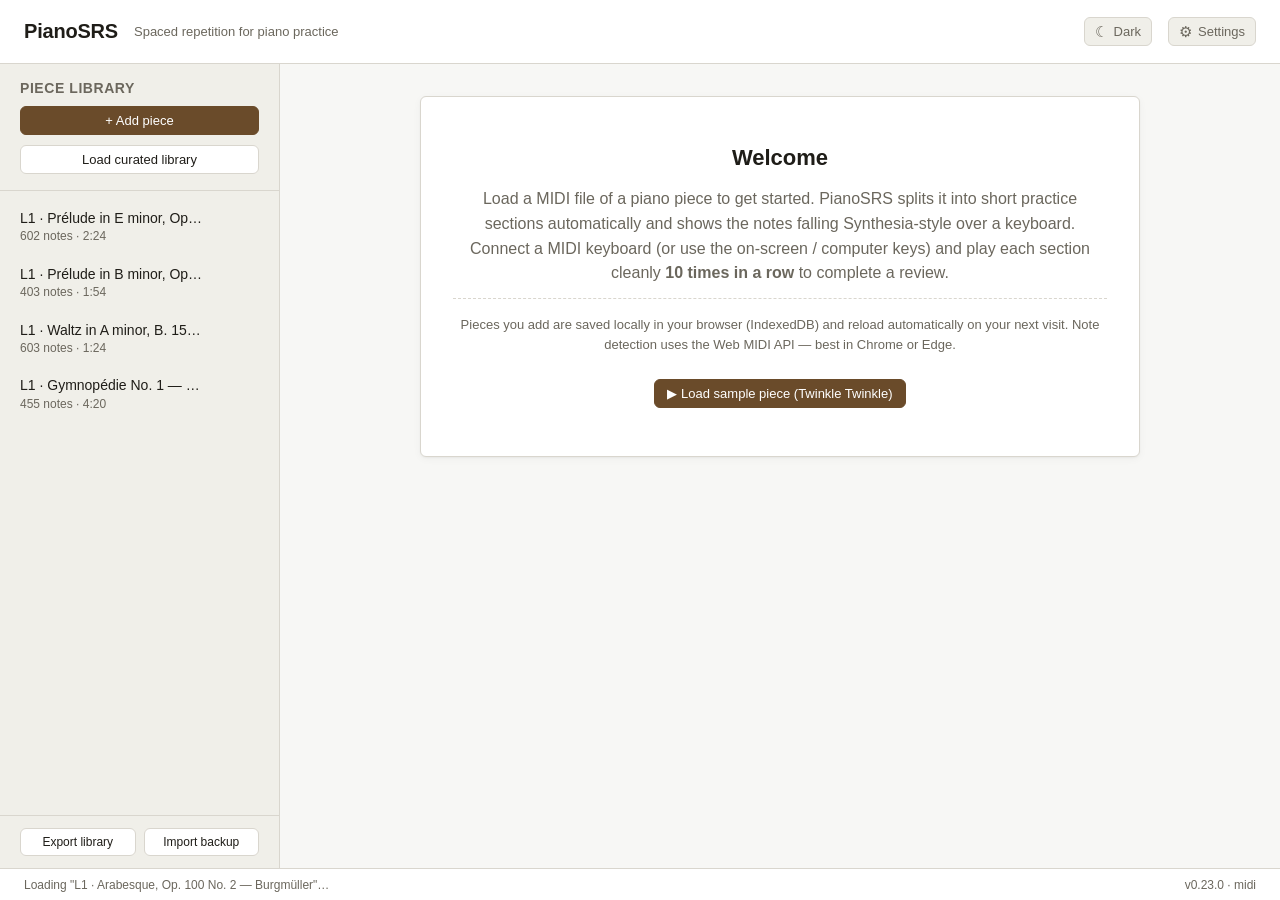
<file: index.html>
<!DOCTYPE html>
<html lang="en">
<head>
  <meta charset="UTF-8" />
  <meta name="viewport" content="width=device-width, initial-scale=1.0" />
  <title>PianoSRS</title>
  <link rel="stylesheet" href="styles.css" />
</head>
<body>
  <header class="app-header">
    <h1 class="app-title">PianoSRS</h1>
    <p class="app-tagline">Spaced repetition for piano practice</p>
    <button id="sidebar-toggle" class="sidebar-toggle" type="button" aria-label="Toggle piece library" aria-expanded="false">
      <span class="sidebar-toggle-icon" aria-hidden="true">&#9776;</span>
    </button>
    <!-- Returns from a piece view to the home dashboard. Shown only while a
         piece is open. -->
    <button id="home-btn" class="home-btn" type="button" aria-label="Back to home dashboard" hidden>
      <span aria-hidden="true">&#8962;</span> Home
    </button>
    <button id="theme-toggle" class="theme-toggle" type="button" aria-label="Toggle dark mode">
      <span class="theme-toggle-icon" aria-hidden="true">&#9790;</span>
      <span class="theme-toggle-label">Dark</span>
    </button>
    <button id="settings-btn" class="settings-btn" type="button" aria-label="Open settings" aria-haspopup="dialog">
      <span class="settings-btn-icon" aria-hidden="true">&#9881;</span>
      <span class="settings-btn-label">Settings</span>
    </button>
  </header>

  <main class="app-main">
    <div id="sidebar-backdrop" class="sidebar-backdrop" hidden></div>
    <aside id="sidebar" class="sidebar" aria-label="Piece library">
      <div class="sidebar-header">
        <h2>Piece Library</h2>
        <button id="add-piece-btn" class="btn btn-primary" type="button">
          + Add piece
        </button>
        <!-- Hidden file input; triggered by the button above. -->
        <input
          id="midi-file-input"
          class="visually-hidden"
          type="file"
          accept=".mid,.midi,audio/midi,audio/x-midi,.musicxml,.mxl,.xml,application/vnd.recordare.musicxml+xml,application/vnd.recordare.musicxml"
          aria-hidden="true"
          tabindex="-1"
        />
        <button id="load-library-btn" class="btn btn-sm" type="button">
          Load curated library
        </button>
      </div>
      <ul id="piece-list" class="piece-list" aria-live="polite">
        <li class="piece-list-empty">
          No pieces yet. Click <strong>+ Add piece</strong> to load a MIDI file.
        </li>
      </ul>
      <div class="sidebar-footer">
        <button id="export-btn" class="btn btn-sm" type="button">
          Export library
        </button>
        <button id="import-btn" class="btn btn-sm" type="button">
          Import backup
        </button>
        <input
          id="import-file-input"
          class="visually-hidden"
          type="file"
          accept="application/json,.json"
          aria-hidden="true"
          tabindex="-1"
        />
      </div>
    </aside>

    <section class="viewer" aria-label="Piece viewer">
      <div id="viewer-placeholder" class="viewer-placeholder">
        <section
          id="stats-panel"
          class="stats-panel"
          aria-label="Practice stats"
          hidden
        >
          <header class="stats-panel-header">
            <h2>Progress</h2>
            <span id="stats-panel-today" class="stats-panel-today"></span>
          </header>
          <div id="stats-goal" class="stats-goal" hidden>
            <div class="stats-goal-ring" aria-hidden="true">
              <svg viewBox="0 0 48 48" class="stats-goal-ring-svg">
                <circle class="stats-goal-ring-track" cx="24" cy="24" r="20"></circle>
                <circle id="stats-goal-ring-fill" class="stats-goal-ring-fill" cx="24" cy="24" r="20"></circle>
              </svg>
              <span id="stats-goal-ring-label" class="stats-goal-ring-label">0%</span>
            </div>
            <div class="stats-goal-info">
              <span class="stats-goal-count">
                <b id="stats-goal-done">0</b>
                <span class="stats-goal-sep">/</span>
                <span id="stats-goal-target">0</span>
                sections done today
              </span>
              <div class="stats-goal-edit">
                <span class="stats-goal-edit-label">Daily goal</span>
                <button id="stats-goal-dec" class="btn btn-sm stats-goal-adj" type="button" aria-label="Lower daily goal">−</button>
                <span id="stats-goal-value" class="stats-goal-value">Auto</span>
                <button id="stats-goal-inc" class="btn btn-sm stats-goal-adj" type="button" aria-label="Raise daily goal">+</button>
              </div>
            </div>
          </div>
          <ul id="stats-panel-tiles" class="stats-tiles" aria-live="polite">
            <li class="stats-tile" id="stats-tile-streak">
              <span class="stats-tile-value" id="stats-streak-value">0</span>
              <span class="stats-tile-label">Day streak</span>
              <span class="stats-tile-detail" id="stats-streak-detail"></span>
            </li>
            <li class="stats-tile" id="stats-tile-mastered">
              <span class="stats-tile-value" id="stats-mastered-value">0</span>
              <span class="stats-tile-label">Sections mastered</span>
              <span class="stats-tile-detail" id="stats-mastered-detail"></span>
            </li>
            <li class="stats-tile" id="stats-tile-rated">
              <span class="stats-tile-value" id="stats-rated-value">0</span>
              <span class="stats-tile-label">Sections in rotation</span>
              <span class="stats-tile-detail" id="stats-rated-detail"></span>
            </li>
            <li class="stats-tile" id="stats-tile-time">
              <span class="stats-tile-value" id="stats-time-value">0m</span>
              <span class="stats-tile-label">Time invested</span>
              <span class="stats-tile-detail" id="stats-time-detail"></span>
            </li>
          </ul>
          <section
            id="stats-memory"
            class="stats-memory"
            aria-label="Recall maturity"
            hidden
          >
            <h3 class="stats-memory-title">Recall maturity</h3>
            <div id="stats-memory-bar" class="stats-memory-bar" role="img"></div>
            <ul id="stats-memory-legend" class="stats-memory-legend"></ul>
          </section>
          <section
            id="stats-forecast"
            class="stats-forecast"
            aria-label="Sections coming due"
            hidden
          >
            <h3 class="stats-forecast-title">Coming due</h3>
            <div id="stats-forecast-bars" class="stats-forecast-bars"></div>
          </section>
          <section
            id="stats-per-piece"
            class="stats-per-piece"
            aria-label="Per-piece retention"
            hidden
          >
            <h3 class="stats-per-piece-title">Per-piece retention</h3>
            <ul
              id="stats-per-piece-list"
              class="stats-per-piece-list"
            ></ul>
          </section>
          <section
            id="stats-history-chart"
            class="stats-history-chart"
            aria-label="Practice history"
            hidden
          >
            <h3 class="stats-history-chart-title">Practice history</h3>
            <div id="stats-history-chart-container" class="stats-history-chart-container"></div>
            <p class="stats-history-chart-legend">
              <span class="stats-history-legend-label">Less</span>
              <span class="stats-history-legend-swatch" data-level="0"></span>
              <span class="stats-history-legend-swatch" data-level="1"></span>
              <span class="stats-history-legend-swatch" data-level="2"></span>
              <span class="stats-history-legend-swatch" data-level="3"></span>
              <span class="stats-history-legend-swatch" data-level="4"></span>
              <span class="stats-history-legend-label">More</span>
            </p>
          </section>
        </section>
        <section
          id="review-queue-panel"
          class="review-queue-panel"
          aria-label="Sections due for review today"
          hidden
        >
          <header class="review-queue-header">
            <h2>Due today</h2>
            <span id="review-queue-count" class="review-queue-count"></span>
          </header>
          <div class="review-queue-actions">
            <button id="start-review-btn" class="btn btn-primary start-review-btn" type="button">
              ▶ Start daily review
            </button>
            <span id="review-queue-overdue" class="review-queue-overdue" hidden></span>
          </div>
          <p class="review-queue-hint">
            Click a section to jump straight into practice, or start a guided
            run through everything due.
          </p>
          <ul
            id="review-queue-list"
            class="review-queue-list"
            aria-live="polite"
          ></ul>
        </section>
        <section
          id="session-plan-panel"
          class="session-plan-panel"
          aria-label="Plan a timed practice session"
          hidden
        >
          <header class="session-plan-header">
            <h2>Plan a session</h2>
            <span id="session-plan-summary" class="session-plan-summary"></span>
          </header>
          <div class="session-plan-controls">
            <label class="session-plan-minutes-label" for="session-plan-minutes">
              I have
              <input
                id="session-plan-minutes"
                class="session-plan-minutes"
                type="number"
                min="5"
                max="240"
                step="5"
                inputmode="numeric"
              />
              minutes
            </label>
            <div class="session-plan-presets" role="group" aria-label="Quick session lengths">
              <button class="btn btn-sm session-plan-preset" type="button" data-minutes="15">15m</button>
              <button class="btn btn-sm session-plan-preset" type="button" data-minutes="30">30m</button>
              <button class="btn btn-sm session-plan-preset" type="button" data-minutes="45">45m</button>
              <button class="btn btn-sm session-plan-preset" type="button" data-minutes="60">60m</button>
            </div>
          </div>
          <ul id="session-plan-list" class="session-plan-list" aria-live="polite"></ul>
          <p id="session-plan-note" class="session-plan-note" hidden></p>
          <div class="session-plan-actions">
            <button id="start-session-plan-btn" class="btn btn-primary" type="button">
              ▶ Start session
            </button>
          </div>
        </section>
        <section
          id="continue-panel"
          class="continue-panel"
          aria-label="Recently practiced sections"
          hidden
        >
          <header class="continue-header">
            <h2>Continue practicing</h2>
          </header>
          <ul id="continue-list" class="continue-list" aria-live="polite"></ul>
        </section>
        <div id="viewer-placeholder-welcome" class="viewer-placeholder-welcome">
          <h2>Welcome</h2>
          <p>
            Load a MIDI file of a piano piece to get started. PianoSRS splits it
            into short practice sections automatically and shows the notes
            falling Synthesia-style over a keyboard. Connect a MIDI keyboard
            (or use the on-screen / computer keys) and play each section
            cleanly <strong>10 times in a row</strong> to complete a review.
          </p>
          <p class="viewer-hint">
            Pieces you add are saved locally in your browser (IndexedDB) and
            reload automatically on your next visit. Note detection uses the
            Web MIDI API — best in Chrome or Edge.
          </p>
          <button id="load-sample-btn" class="btn btn-primary load-sample-btn" type="button">
            ▶ Load sample piece (Twinkle Twinkle)
          </button>
        </div>
      </div>

      <div id="viewer-midi" class="viewer-midi" hidden>
        <header class="viewer-midi-header">
          <h2 id="viewer-midi-title" class="viewer-midi-title"></h2>
          <span id="viewer-midi-meta" class="viewer-midi-meta"></span>
          <!-- Switches the main display between the engraved score and the
               Synthesia falling-notes view. Shown only when a score exists. -->
          <div id="viewer-view-toggle" class="viewer-view-toggle" role="group" aria-label="Choose view" hidden>
            <button id="view-sheet-btn" class="viewer-view-btn" type="button">Sheet</button>
            <button id="view-synthesia-btn" class="viewer-view-btn" type="button">Synthesia</button>
          </div>
          <!-- Whole-piece actions: hear the entire piece (the score cursor
               follows along) or play it through end to end in a free run —
               wrong notes are counted, not punished, and nothing is banked
               toward the section reviews. Hidden while a section is being
               practised (the practice panel has its own Listen). -->
          <div id="piece-actions" class="piece-actions" role="group" aria-label="Whole piece">
            <span class="piece-actions-label">Whole piece</span>
            <button id="piece-listen-btn" class="btn btn-sm piece-listen-btn" type="button" aria-pressed="false" title="Hear the whole piece — the score cursor follows along">
              ▶ Listen
            </button>
            <button id="piece-play-btn" class="btn btn-sm btn-practice piece-play-btn" type="button" title="Play the whole piece through, start to finish — wrong notes are counted, not punished">
              🎹 Play through
            </button>
            <span id="piece-listen-progress" class="piece-listen-progress" hidden>
              <span id="piece-listen-time" class="piece-listen-time" aria-live="off">0:00 / 0:00</span>
              <span class="piece-listen-track" aria-hidden="true"><span id="piece-listen-fill" class="piece-listen-fill"></span></span>
            </span>
          </div>
        </header>

        <!-- Engraved score (OpenSheetMusicDisplay renders here). -->
        <section id="viewer-sheet" class="viewer-sheet" aria-label="Sheet music" hidden></section>

        <section id="sections-panel" class="sections-panel" aria-label="Sections" hidden>
          <header class="sections-panel-header">
            <h3>Sections</h3>
            <span class="sections-panel-hint">Auto-split into phrases</span>
            <button id="start-path-btn" class="btn btn-sm start-path-btn" type="button" hidden>
              ▶ Practice path
            </button>
            <button id="technique-btn" class="btn btn-sm" type="button" hidden>
              ♪ Technique
            </button>
            <button id="resplit-sections-btn" class="btn btn-sm" type="button">
              Re-split
            </button>
          </header>

          <!-- Scale / arpeggio / cadence drills in the piece's key. The key is
               detected on import (or read from the score's key signature), but
               modal and chromatic pieces are genuinely ambiguous, so it stays
               editable here. Re-keying rebuilds only the technique sections. -->
          <form id="technique-form" class="technique-form" hidden novalidate>
            <h4 class="section-form-title">Technique drills</h4>
            <p id="technique-form-hint" class="technique-form-hint"></p>
            <div class="technique-form-grid">
              <label class="section-form-field">
                <span class="section-form-label">Key</span>
                <select id="technique-tonic-input"></select>
              </label>
              <label class="section-form-field">
                <span class="section-form-label">Mode</span>
                <select id="technique-mode-input">
                  <option value="major">major</option>
                  <option value="minor">minor (harmonic)</option>
                </select>
              </label>
            </div>
            <p id="technique-form-preview" class="technique-form-preview" aria-live="polite"></p>
            <div class="section-form-actions">
              <button id="technique-form-submit" type="submit" class="btn btn-primary">
                Add drills
              </button>
              <button id="technique-form-cancel" type="button" class="btn">
                Cancel
              </button>
            </div>
          </form>

          <!-- Edit-only form: a section's note range is assigned automatically,
               so the form only edits its name and practice notes. -->
          <form id="section-form" class="section-form" hidden novalidate>
            <h4 id="section-form-title" class="section-form-title">Edit section</h4>
            <div class="section-form-grid">
              <label class="section-form-field section-form-field-name">
                <span class="section-form-label">Name</span>
                <input
                  id="section-name-input"
                  type="text"
                  required
                  maxlength="100"
                  placeholder="e.g. Phrase 1"
                  autocomplete="off"
                />
              </label>
            </div>
            <label class="section-form-field section-form-field-notes">
              <span class="section-form-label">Notes / fingerings</span>
              <textarea
                id="section-notes-input"
                maxlength="2000"
                rows="3"
                placeholder="e.g. RH 1-2-3-5, watch the LH crossover…"
                autocomplete="off"
              ></textarea>
            </label>
            <p
              id="section-form-error"
              class="section-form-error"
              role="alert"
              hidden
            ></p>
            <div class="section-form-actions">
              <button
                id="section-form-submit"
                type="submit"
                class="btn btn-primary"
              >
                Save section
              </button>
              <button id="section-form-cancel" type="button" class="btn">
                Cancel
              </button>
            </div>
          </form>

          <!-- Where the wrong notes actually happen. Filled by renderTroublePanel;
               hidden until enough mistakes have been logged to be meaningful. -->
          <section id="trouble-panel" class="trouble-panel" hidden>
            <header class="trouble-panel-header">
              <h4 class="trouble-panel-title">Trouble spots</h4>
              <span id="trouble-panel-summary" class="trouble-panel-summary"></span>
              <button id="trouble-clear-btn" class="btn btn-sm" type="button">
                Reset
              </button>
            </header>
            <ul id="trouble-list" class="trouble-list"></ul>
          </section>

          <ul
            id="section-list"
            class="section-list"
            aria-live="polite"
          ></ul>
        </section>

        <section
          id="practice-panel"
          class="practice-panel"
          aria-label="Practice"
          hidden
        >
          <header class="practice-panel-header">
            <div class="practice-panel-headings">
              <span id="practice-eyebrow" class="practice-panel-eyebrow">Practicing</span>
              <h3 id="practice-section-name" class="practice-section-name"></h3>
              <span id="practice-section-meta" class="practice-section-meta"></span>
            </div>
            <div class="practice-timer-group">
              <span id="practice-total-time" class="practice-total-time" aria-label="Total practice time for this section" hidden></span>
              <span id="practice-timer" class="practice-timer" aria-label="Session elapsed time">0:00</span>
              <button id="practice-timer-pause-btn" class="btn btn-sm practice-timer-pause-btn" type="button" aria-label="Pause session timer">Pause</button>
            </div>
            <button id="practice-close-btn" class="btn" type="button">
              Stop
            </button>
          </header>

          <aside
            id="practice-up-next"
            class="practice-up-next"
            aria-label="Up next in this piece"
            hidden
          ></aside>

          <p id="practice-section-notes" class="practice-section-notes" hidden></p>

          <!-- Fingering chart for technique drills — the whole pattern at a
               glance, laid out by showPracticePanel. Hidden for ordinary
               sections, whose fingerings live on the score / falling notes. -->
          <section
            id="practice-fingering"
            class="practice-fingering"
            aria-label="Fingering"
            hidden
          ></section>

          <div id="review-session-bar" class="review-session-bar" hidden>
            <span id="review-session-progress" class="review-session-progress"></span>
            <button id="review-session-skip" class="btn btn-sm review-session-skip" type="button">
              Skip →
            </button>
          </div>

          <div id="practice-compact-row" class="practice-compact-row">
            <div class="practice-counter" aria-live="polite">
              <span id="practice-count" class="practice-count">0</span>
              <span class="practice-count-divider">/</span>
              <span id="practice-goal" class="practice-goal">10</span>
              <span class="practice-count-label">clean runs</span>
            </div>
            <div
              id="practice-progress-track"
              class="practice-progress-track"
              role="progressbar"
              aria-valuemin="0"
              aria-valuemax="10"
              aria-valuenow="0"
            >
              <div id="practice-progress-fill" class="practice-progress-fill"></div>
            </div>
          </div>

          <!-- The Synthesia engine (falling notes + keyboard + input + controls)
               builds its own DOM inside this host (see player.js). -->
          <div id="player-host" class="player-host"></div>

          <p id="practice-status" class="practice-status" hidden></p>

          <section
            id="practice-rating-prompt"
            class="practice-rating-prompt"
            aria-label="Rate that practice session"
            hidden
          >
            <header class="practice-rating-prompt-header">
              <span class="practice-rating-prompt-eyebrow">All 10 done</span>
              <h4 class="practice-rating-prompt-title">How did that go?</h4>
              <p class="practice-rating-prompt-hint">
                Pick a rating to schedule the next review.
              </p>
            </header>
            <div
              id="practice-rating-buttons"
              class="practice-rating-buttons"
              role="group"
              aria-label="SM-2 quality rating"
            ></div>
          </section>

          <p
            id="practice-next-review"
            class="practice-next-review"
            aria-live="polite"
            hidden
          ></p>

          <div id="practice-secondary-actions" class="practice-secondary-actions">
            <button
              id="practice-reset-btn"
              type="button"
              class="btn btn-sm btn-danger"
            >
              Reset today
            </button>
          </div>
          <section id="practice-tempo-goal" class="tempo-goal" aria-label="Tempo goal" hidden>
            <header class="tempo-goal-header">
              <h4 class="tempo-goal-title">Tempo goal</h4>
              <span id="tempo-goal-status" class="tempo-goal-status"></span>
            </header>

            <!-- Mode A: no goal set yet (also shown while editing). -->
            <div id="tempo-goal-set" class="tempo-goal-set">
              <label class="tempo-goal-set-label">
                Target
                <input
                  id="tempo-goal-input"
                  class="tempo-goal-input"
                  type="number"
                  min="30"
                  max="300"
                  step="1"
                  inputmode="numeric"
                  aria-label="Target tempo in BPM"
                />
                <span class="tempo-goal-unit">BPM</span>
              </label>
              <button id="tempo-goal-set-btn" class="btn btn-sm" type="button">
                Set goal
              </button>
              <button id="tempo-goal-cancel-btn" class="btn btn-sm btn-link" type="button" hidden>
                Cancel
              </button>
            </div>

            <!-- Mode B: a goal exists. -->
            <div id="tempo-goal-active" class="tempo-goal-active" hidden>
              <div class="tempo-goal-readouts">
                <span class="tempo-goal-readout">
                  <strong id="tempo-goal-working">—</strong><span>working</span>
                </span>
                <span class="tempo-goal-readout">
                  <strong id="tempo-goal-best">—</strong><span>best clean</span>
                </span>
                <span class="tempo-goal-readout">
                  <strong id="tempo-goal-target">—</strong><span>goal</span>
                </span>
              </div>
              <div
                id="tempo-goal-track"
                class="tempo-goal-track"
                role="progressbar"
                aria-valuemin="0"
                aria-valuemax="100"
                aria-valuenow="0"
                aria-label="Tempo goal progress"
              >
                <div id="tempo-goal-fill" class="tempo-goal-fill"></div>
              </div>
              <div class="tempo-goal-actions">
                <button id="tempo-goal-bump-btn" class="btn btn-sm" type="button">
                  Bump +5
                </button>
                <button id="tempo-goal-edit-btn" class="btn btn-sm btn-link" type="button">
                  Edit goal
                </button>
              </div>
            </div>
          </section>

          <section id="metronome-widget" class="metronome-widget" aria-label="Metronome">
            <header class="metronome-header">
              <button id="metronome-collapse-btn" class="metronome-collapse-btn" type="button" aria-expanded="false" aria-label="Toggle metronome">
                <span class="metronome-collapse-icon" aria-hidden="true">&#9654;</span>
                <h4 class="metronome-title">Metronome</h4>
              </button>
              <span id="metronome-beat-indicator" class="metronome-beat-indicator" aria-hidden="true"></span>
            </header>
            <div id="metronome-body" class="metronome-body" hidden>
            <div class="metronome-controls">
              <button id="metronome-dec-btn" class="btn btn-sm metronome-adj" type="button" aria-label="Decrease BPM">−</button>
              <label class="metronome-bpm-field">
                <input
                  id="metronome-bpm-input"
                  type="number"
                  min="30"
                  max="300"
                  step="1"
                  value="100"
                  inputmode="numeric"
                  class="metronome-bpm-input"
                  aria-label="Tempo in BPM"
                />
                <span class="metronome-bpm-unit">BPM</span>
              </label>
              <button id="metronome-inc-btn" class="btn btn-sm metronome-adj" type="button" aria-label="Increase BPM">+</button>
            </div>
            <div class="metronome-actions">
              <button id="metronome-toggle-btn" class="btn metronome-toggle-btn" type="button">
                <span id="metronome-toggle-label">Start</span>
              </button>
              <button id="metronome-tap-btn" class="btn btn-sm metronome-tap-btn" type="button">
                Tap
              </button>
            </div>
            </div><!-- /metronome-body -->
          </section>

          <p class="practice-shortcuts-hint">
            <kbd>A</kbd>&hairsp;-&hairsp;<kbd>'</kbd> on-screen keys &middot;
            <kbd>L</kbd> listen &middot;
            <kbd>R</kbd> restart run &middot;
            <kbd>1</kbd>-<kbd>4</kbd> rate &middot;
            <kbd>Esc</kbd> stop &middot;
            <kbd>M</kbd> metronome &middot;
            <kbd>T</kbd> pause timer &middot;
            <kbd>D</kbd> dark mode
          </p>
        </section>
      </div>
    </section>
  </main>

  <footer class="app-footer">
    <span id="app-status">Ready</span>
    <span class="app-version">v0.23.0 &middot; midi</span>
  </footer>

  <!-- Settings (QOL toggles). Native <dialog> for free Esc-to-close, backdrop,
       and focus handling. Controls are wired in app.js (see setupSettings). -->
  <dialog id="settings-dialog" class="settings-dialog" aria-label="Settings">
    <form method="dialog" class="settings-form">
      <header class="settings-dialog-header">
        <h2 class="settings-dialog-title">Settings</h2>
        <button id="settings-close-btn" class="settings-close-btn" type="button" aria-label="Close settings">&times;</button>
      </header>

      <div class="settings-body">
        <fieldset class="settings-group">
          <legend class="settings-group-title">Reading aids</legend>

          <label class="settings-row">
            <span class="settings-row-text">
              <span class="settings-row-label">Note names on keys</span>
              <span class="settings-row-hint">Letter labels on the on-screen keyboard.</span>
            </span>
            <select id="set-keyNoteNames" class="settings-select">
              <option value="off">Off</option>
              <option value="c">C keys only</option>
              <option value="all">All white keys</option>
            </select>
          </label>

          <label class="settings-row">
            <span class="settings-row-text">
              <span class="settings-row-label">Notation</span>
              <span class="settings-row-hint">How note names are spelled everywhere.</span>
            </span>
            <select id="set-notation" class="settings-select">
              <option value="letters">Letters (C D E)</option>
              <option value="solfege">Solfège (Do Re Mi)</option>
              <option value="german">German (… A B H)</option>
            </select>
          </label>

          <label class="settings-row">
            <span class="settings-row-text">
              <span class="settings-row-label">Show octave numbers</span>
              <span class="settings-row-hint">Append the octave, e.g. C4.</span>
            </span>
            <input id="set-octaveNumbers" class="settings-checkbox" type="checkbox" />
          </label>

          <label class="settings-row">
            <span class="settings-row-text">
              <span class="settings-row-label">Note names on falling notes</span>
              <span class="settings-row-hint">Print the letter on each note in the Synthesia view.</span>
            </span>
            <input id="set-fallingNoteNames" class="settings-checkbox" type="checkbox" />
          </label>

          <label class="settings-row">
            <span class="settings-row-text">
              <span class="settings-row-label">Highlight C keys</span>
              <span class="settings-row-hint">Tint every C for quick orientation. (Hover any key for its name.)</span>
            </span>
            <input id="set-highlightC" class="settings-checkbox" type="checkbox" />
          </label>
        </fieldset>

        <fieldset class="settings-group">
          <legend class="settings-group-title">Practice view</legend>

          <label class="settings-row">
            <span class="settings-row-text">
              <span class="settings-row-label">Suggested fingerings</span>
              <span class="settings-row-hint">Show finger numbers (1–5) on the falling notes.</span>
            </span>
            <input id="set-showFingerings" class="settings-checkbox" type="checkbox" />
          </label>

          <label class="settings-row">
            <span class="settings-row-text">
              <span class="settings-row-label">Guide keys by default</span>
              <span class="settings-row-hint">Light the next keys when a section opens. (Counts guided runs as half a rep at memory stages.)</span>
            </span>
            <input id="set-guideKeysDefault" class="settings-checkbox" type="checkbox" />
          </label>

          <label class="settings-row">
            <span class="settings-row-text">
              <span class="settings-row-label">Reduce motion</span>
              <span class="settings-row-hint">Snap the notes instead of animating; calms transitions.</span>
            </span>
            <input id="set-reduceMotion" class="settings-checkbox" type="checkbox" />
          </label>
        </fieldset>

        <fieldset class="settings-group">
          <legend class="settings-group-title">Input &amp; feedback</legend>

          <label class="settings-row">
            <span class="settings-row-text">
              <span class="settings-row-label">Default hand</span>
              <span class="settings-row-hint">Which hand a section opens on.</span>
            </span>
            <select id="set-defaultHand" class="settings-select">
              <option value="both">Both hands</option>
              <option value="rh">Right hand</option>
              <option value="lh">Left hand</option>
            </select>
          </label>

          <label class="settings-row">
            <span class="settings-row-text">
              <span class="settings-row-label">Computer keyboard input</span>
              <span class="settings-row-hint">Arm the A…' typing keys automatically on open.</span>
            </span>
            <input id="set-computerKeysDefault" class="settings-checkbox" type="checkbox" />
          </label>

          <label class="settings-row">
            <span class="settings-row-text">
              <span class="settings-row-label">Note sound</span>
              <span class="settings-row-hint">Click when you play an on-screen or typed key.</span>
            </span>
            <input id="set-noteSound" class="settings-checkbox" type="checkbox" />
          </label>
        </fieldset>

        <fieldset class="settings-group">
          <legend class="settings-group-title">Appearance</legend>

          <label class="settings-row">
            <span class="settings-row-text">
              <span class="settings-row-label">Dark mode</span>
              <span class="settings-row-hint">Also toggleable from the header or the <kbd>D</kbd> key.</span>
            </span>
            <input id="set-darkMode" class="settings-checkbox" type="checkbox" />
          </label>
        </fieldset>
      </div>

      <footer class="settings-dialog-footer">
        <button id="settings-reset-btn" class="btn btn-sm" type="button">Reset to defaults</button>
        <button class="btn btn-primary" type="button" id="settings-done-btn">Done</button>
      </footer>
    </form>
  </dialog>

  <!-- Load as classic scripts (not modules) so the app works from file://
       without a local server. Order matters: db → srs → midi → fingering →
       musicxml → metronome → playback → player → app. -->
  <script src="settings.js"></script>
  <script src="db.js"></script>
  <script src="srs.js"></script>
  <script src="midi.js"></script>
  <script src="fingering.js"></script>
  <script src="musicxml.js"></script>
  <!-- OpenSheetMusicDisplay (vendored UMD, exposes global `opensheetmusicdisplay`)
       for engraving the score view. Local copy keeps the app offline. -->
  <script src="vendor/opensheetmusicdisplay.min.js"></script>
  <script src="sheet.js"></script>
  <script src="metronome.js"></script>
  <script src="tempo.js"></script>
  <script src="technique.js"></script>
  <script src="trouble.js"></script>
  <script src="micpitch.js"></script>
  <script src="playback.js"></script>
  <script src="player.js"></script>
  <!-- Embedded base64 of the curated MusicXML library, so it can be loaded
       without fetch() (which Chrome blocks on file://). -->
  <script src="library-data.js"></script>
  <script src="app.js"></script>
</body>
</html>
</file>
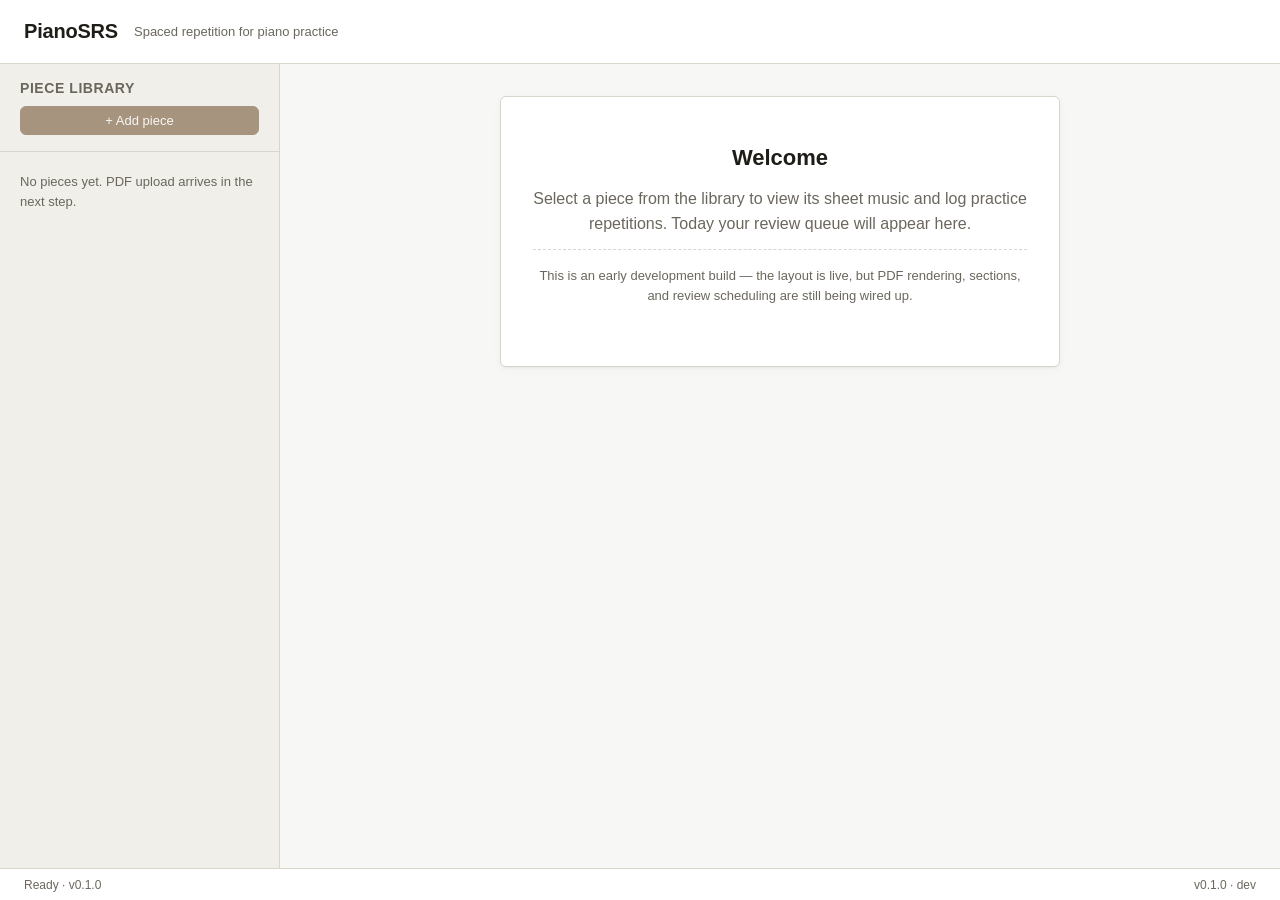
<file: snapshots/2026-04-24/index.html>
<!DOCTYPE html>
<html lang="en">
<head>
  <meta charset="UTF-8" />
  <meta name="viewport" content="width=device-width, initial-scale=1.0" />
  <title>PianoSRS</title>
  <link rel="stylesheet" href="styles.css" />
</head>
<body>
  <header class="app-header">
    <h1 class="app-title">PianoSRS</h1>
    <p class="app-tagline">Spaced repetition for piano practice</p>
  </header>

  <main class="app-main">
    <aside class="sidebar" aria-label="Piece library">
      <div class="sidebar-header">
        <h2>Piece Library</h2>
        <button id="add-piece-btn" class="btn btn-primary" type="button" disabled title="Coming in step 2">
          + Add piece
        </button>
      </div>
      <ul id="piece-list" class="piece-list" aria-live="polite">
        <li class="piece-list-empty">
          No pieces yet. PDF upload arrives in the next step.
        </li>
      </ul>
    </aside>

    <section class="viewer" aria-label="Piece viewer">
      <div id="viewer-placeholder" class="viewer-placeholder">
        <h2>Welcome</h2>
        <p>
          Select a piece from the library to view its sheet music and log
          practice repetitions. Today your review queue will appear here.
        </p>
        <p class="viewer-hint">
          This is an early development build — the layout is live, but PDF
          rendering, sections, and review scheduling are still being wired up.
        </p>
      </div>
    </section>
  </main>

  <footer class="app-footer">
    <span id="app-status">Ready</span>
    <span class="app-version">v0.1.0 &middot; dev</span>
  </footer>

  <script type="module" src="app.js"></script>
</body>
</html>
</file>
<file: styles.css>
/* PianoSRS — base styles
 * Layout: header, main (sidebar + viewer), footer.
 * Color palette uses CSS custom properties for light/dark theming (item 11b).
 */

:root {
  --bg: #f7f7f5;
  --surface: #ffffff;
  --surface-alt: #f0efe9;
  --border: #d9d6ce;
  --text: #1f1d18;
  --text-muted: #6b675d;
  --accent: #6a4b2a;
  --accent-contrast: #ffffff;
  --accent-hover: #553a1e;
  --shadow: 0 1px 2px rgba(0, 0, 0, 0.04), 0 2px 8px rgba(0, 0, 0, 0.04);
  --shadow-page: 0 1px 2px rgba(0, 0, 0, 0.06), 0 4px 16px rgba(0, 0, 0, 0.08);
  --radius: 6px;
  --header-height: 64px;
  --footer-height: 32px;
  --sidebar-width: 280px;
  --font-sans: -apple-system, BlinkMacSystemFont, "Segoe UI", Roboto, Helvetica,
    Arial, sans-serif;

  /* Semantic colors — overridden in dark mode */
  --error-bg: #fbecec;
  --error-text: #8a2222;
  --error-border: #f0c8c8;
  --danger-text: #8a2222;
  --danger-border: #e0bfbf;
  --danger-hover-bg: #fbecec;
  --danger-hover-border: #c97676;
  --success-bg: #e6f1e1;
  --success-text: #355a26;
  --success-border: #bcd9b1;
  --success-text-strong: #2c6a2a;
  --complete-fill: #4f8a3c;
  --complete-text: #fff;
  --practice-highlight: #fbf6ee;
  --rating-prompt-bg: #fbf6ee;
  --rating-prompt-border: #d8c294;
  --next-review-bg: #f0f6ec;
  --next-review-text: #2f5121;
  --next-review-label: #4f8a3c;
  --next-review-detail: #4a6b3a;
  --next-review-border: #c7dcb9;
  --overdue-bg: #f9e6e2;
  --overdue-text: #8a3018;
  --overdue-border: #e8b9ad;
  --due-today-bg: #fff4e2;
  --due-today-text: #8a5a18;
  --due-today-border: #e8c98a;
  --page-label-bg: rgba(31, 29, 24, 0.65);
  --page-label-text: #fff;
  --focus-ring: #c4a37a;
  /* Rating button colors */
  --rating-again-text: #8a3018;
  --rating-again-border: #e8b9ad;
  --rating-again-hover-bg: #f9e6e2;
  --rating-again-hover-border: #c97676;
  --rating-hard-text: #8a5a18;
  --rating-hard-border: #e8c98a;
  --rating-hard-hover-bg: #fff4e2;
  --rating-hard-hover-border: #b89042;
  --rating-good-text: #2f5121;
  --rating-good-border: #c7dcb9;
  --rating-good-hover-bg: #f0f6ec;
  --rating-good-hover-border: #4f8a3c;
  --rating-good-default-bg: #f0f6ec;
  --rating-good-default-shadow: rgba(79, 138, 60, 0.18);
  --rating-easy-text: #1f3915;
  --rating-easy-border: #b9d8c5;
  --rating-easy-hover-bg: #ecf5ef;
  --rating-easy-hover-border: #4a8a6a;
}

/* --- Dark theme ---------------------------------------------------------- */
html.dark {
  --bg: #1a1a1e;
  --surface: #242428;
  --surface-alt: #2c2c31;
  --border: #3e3e44;
  --text: #e4e2dc;
  --text-muted: #9a978e;
  --accent: #c9a87a;
  --accent-contrast: #1a1a1e;
  --accent-hover: #dfc49e;
  --shadow: 0 1px 2px rgba(0, 0, 0, 0.2), 0 2px 8px rgba(0, 0, 0, 0.15);
  --shadow-page: 0 1px 2px rgba(0, 0, 0, 0.25), 0 4px 16px rgba(0, 0, 0, 0.2);

  --error-bg: #3a2020;
  --error-text: #f0a0a0;
  --error-border: #5a3030;
  --danger-text: #f0a0a0;
  --danger-border: #5a3030;
  --danger-hover-bg: #3a2020;
  --danger-hover-border: #7a4040;
  --success-bg: #1e301a;
  --success-text: #a0d090;
  --success-border: #3a5a30;
  --success-text-strong: #70c060;
  --complete-fill: #4f8a3c;
  --complete-text: #fff;
  --practice-highlight: #2e2a22;
  --rating-prompt-bg: #2e2a22;
  --rating-prompt-border: #5a5040;
  --next-review-bg: #1e301a;
  --next-review-text: #a0d090;
  --next-review-label: #70c060;
  --next-review-detail: #80b070;
  --next-review-border: #3a5a30;
  --overdue-bg: #3a2020;
  --overdue-text: #f0a0a0;
  --overdue-border: #5a3030;
  --due-today-bg: #3a3020;
  --due-today-text: #e0c080;
  --due-today-border: #5a4a30;
  --page-label-bg: rgba(0, 0, 0, 0.6);
  --page-label-text: #e4e2dc;
  --focus-ring: #c9a87a;
  --rating-again-text: #f0a0a0;
  --rating-again-border: #5a3030;
  --rating-again-hover-bg: #3a2020;
  --rating-again-hover-border: #7a4040;
  --rating-hard-text: #e0c080;
  --rating-hard-border: #5a4a30;
  --rating-hard-hover-bg: #3a3020;
  --rating-hard-hover-border: #7a6a40;
  --rating-good-text: #a0d090;
  --rating-good-border: #3a5a30;
  --rating-good-hover-bg: #1e301a;
  --rating-good-hover-border: #4f8a3c;
  --rating-good-default-bg: #1e301a;
  --rating-good-default-shadow: rgba(79, 138, 60, 0.3);
  --rating-easy-text: #b0e0c0;
  --rating-easy-border: #305040;
  --rating-easy-hover-bg: #1a3020;
  --rating-easy-hover-border: #4a8a6a;
}

* {
  box-sizing: border-box;
}

html,
body {
  height: 100%;
}

body {
  margin: 0;
  font-family: var(--font-sans);
  color: var(--text);
  background: var(--bg);
  display: flex;
  flex-direction: column;
  min-height: 100vh;
}

/* Header */
.app-header {
  height: var(--header-height);
  padding: 0 24px;
  display: flex;
  align-items: center;
  gap: 16px;
  background: var(--surface);
  border-bottom: 1px solid var(--border);
  flex-shrink: 0;
}

.app-title {
  font-size: 20px;
  font-weight: 600;
  margin: 0;
  letter-spacing: -0.01em;
}

.app-tagline {
  margin: 0;
  color: var(--text-muted);
  font-size: 13px;
}

/* Home button — returns to the dashboard; sits on the right with the theme
   toggle. `margin-left:auto` pushes this group to the right edge. */
.home-btn {
  margin-left: auto;
  background: var(--surface-alt);
  border: 1px solid var(--border);
  border-radius: var(--radius);
  padding: 6px 12px;
  cursor: pointer;
  font: inherit;
  font-size: 13px;
  color: var(--text-muted);
  display: inline-flex;
  align-items: center;
  gap: 6px;
  transition: background-color 0.15s ease, border-color 0.15s ease;
  line-height: 1;
}
.home-btn[hidden] { display: none; }
.home-btn:hover {
  background: var(--surface);
  border-color: var(--accent);
  color: var(--text);
}

/* Dark mode toggle (item 11b) */
.theme-toggle {
  margin-left: auto;
  background: var(--surface-alt);
  border: 1px solid var(--border);
  border-radius: var(--radius);
  padding: 6px 10px;
  cursor: pointer;
  font: inherit;
  font-size: 13px;
  color: var(--text-muted);
  display: flex;
  align-items: center;
  gap: 6px;
  transition: background-color 0.15s ease, border-color 0.15s ease;
  line-height: 1;
}

/* When the home button is present it already consumed the auto-margin, so the
   theme toggle sits right next to it rather than pushing further away. */
.home-btn:not([hidden]) + .theme-toggle { margin-left: 0; }

.theme-toggle:hover {
  background: var(--surface);
  border-color: var(--accent);
  color: var(--text);
}

.theme-toggle-icon {
  font-size: 15px;
  line-height: 1;
}

/* Main layout */
.app-main {
  flex: 1;
  display: grid;
  grid-template-columns: var(--sidebar-width) 1fr;
  min-height: 0;
}

/* Sidebar */
.sidebar {
  background: var(--surface-alt);
  border-right: 1px solid var(--border);
  display: flex;
  flex-direction: column;
  overflow: hidden;
}

.sidebar-header {
  padding: 16px 20px;
  border-bottom: 1px solid var(--border);
  display: flex;
  flex-direction: column;
  gap: 10px;
}

.sidebar-header h2 {
  margin: 0;
  font-size: 14px;
  font-weight: 600;
  letter-spacing: 0.04em;
  text-transform: uppercase;
  color: var(--text-muted);
}

.piece-list {
  list-style: none;
  margin: 0;
  padding: 8px;
  overflow-y: auto;
  flex: 1;
}

.piece-list-empty {
  padding: 12px;
  color: var(--text-muted);
  font-size: 13px;
  line-height: 1.5;
}

.piece-list-item {
  padding: 10px 12px;
  border-radius: var(--radius);
  cursor: pointer;
  font-size: 14px;
  line-height: 1.3;
  transition: background-color 0.15s ease;
  display: flex;
  flex-direction: row;
  align-items: center;
  gap: 4px;
}

.piece-list-item-info {
  display: flex;
  flex-direction: column;
  gap: 2px;
  flex: 1;
  min-width: 0;
}

.piece-list-item:hover {
  background: var(--surface);
}

.piece-list-item.active {
  background: var(--surface);
  box-shadow: var(--shadow);
}

.piece-list-item-title {
  font-weight: 500;
  overflow: hidden;
  text-overflow: ellipsis;
  white-space: nowrap;
}

.piece-list-item-meta {
  font-size: 12px;
  color: var(--text-muted);
}

.piece-list-item-rename,
.piece-list-item-delete {
  flex-shrink: 0;
  width: 24px;
  height: 24px;
  border: none;
  border-radius: var(--radius);
  background: transparent;
  color: var(--text-muted);
  font-size: 16px;
  line-height: 1;
  cursor: pointer;
  opacity: 0;
  transition: opacity 0.15s ease, background-color 0.15s ease, color 0.15s ease;
  display: flex;
  align-items: center;
  justify-content: center;
}

.piece-list-item-rename { font-size: 14px; }

.piece-list-item:hover .piece-list-item-rename,
.piece-list-item:focus-within .piece-list-item-rename,
.piece-list-item:hover .piece-list-item-delete,
.piece-list-item:focus-within .piece-list-item-delete {
  opacity: 1;
}

.piece-list-item-rename:hover {
  background: var(--accent-bg);
  color: var(--accent);
}

.piece-list-item-delete:hover {
  background: var(--danger-hover-bg);
  color: var(--danger-text);
}

.piece-rename-input {
  width: 100%;
  padding: 2px 6px;
  font-size: 13px;
  font-family: inherit;
  border: 1px solid var(--accent);
  border-radius: var(--radius);
  background: var(--bg);
  color: var(--text);
  outline: none;
}

.sidebar-footer {
  padding: 12px 20px;
  border-top: 1px solid var(--border);
  display: flex;
  gap: 8px;
}

.sidebar-footer .btn {
  flex: 1;
  font-size: 12px;
}

/* Viewer */
.viewer {
  overflow-y: auto;
  padding: 32px;
  background: var(--bg);
}

.viewer-placeholder {
  max-width: 720px;
  margin: 0 auto;
  display: flex;
  flex-direction: column;
  gap: 24px;
}

/* The flex display above otherwise overrides the [hidden] attribute. */
.viewer-placeholder[hidden] {
  display: none;
}

.viewer-placeholder-welcome {
  padding: 48px 32px;
  background: var(--surface);
  border: 1px solid var(--border);
  border-radius: var(--radius);
  box-shadow: var(--shadow);
  text-align: center;
}

.load-sample-btn {
  margin-top: 12px;
}

.viewer-placeholder-welcome h2 {
  margin: 0 0 16px 0;
  font-size: 22px;
  font-weight: 600;
}

.viewer-placeholder-welcome p {
  color: var(--text-muted);
  line-height: 1.55;
  margin: 0 0 12px 0;
}

.viewer-hint {
  font-size: 13px;
  color: var(--text-muted);
  margin-top: 24px;
  padding-top: 16px;
  border-top: 1px dashed var(--border);
}

/* Progress stats panel (roadmap item 9). Sits at the top of the empty-state
 * placeholder so the first thing the user sees on app open is "how am I
 * doing right now?" — daily streak, sections mastered, sections in
 * rotation, plus today's done-of-due summary and a per-piece retention
 * list. Hidden until the user has at least one section in the library so
 * a fresh app doesn't show a wall of zeros. */
.stats-panel {
  background: var(--surface);
  border: 1px solid var(--border);
  border-radius: var(--radius);
  padding: 18px 22px 16px 22px;
  box-shadow: var(--shadow);
}

.stats-panel[hidden] {
  display: none;
}

.stats-panel-header {
  display: flex;
  align-items: baseline;
  justify-content: space-between;
  gap: 12px;
  margin-bottom: 12px;
}

.stats-panel-header h2 {
  margin: 0;
  font-size: 18px;
  font-weight: 600;
  color: var(--text);
}

.stats-panel-today {
  font-size: 12px;
  font-weight: 600;
  letter-spacing: 0.04em;
  text-transform: uppercase;
  color: var(--text-muted);
  font-variant-numeric: tabular-nums;
}

.stats-panel-today.is-complete {
  color: var(--success-text-strong);
}

.stats-tiles {
  list-style: none;
  margin: 0 0 4px 0;
  padding: 0;
  display: grid;
  grid-template-columns: repeat(4, 1fr);
  gap: 10px;
}

.stats-tile {
  background: var(--surface-alt);
  border: 1px solid var(--border);
  border-radius: var(--radius);
  padding: 12px 14px;
  display: flex;
  flex-direction: column;
  gap: 2px;
  min-width: 0;
}

.stats-tile-value {
  font-size: 28px;
  font-weight: 700;
  font-variant-numeric: tabular-nums;
  color: var(--accent);
  line-height: 1.1;
}

.stats-tile-label {
  font-size: 11px;
  font-weight: 600;
  letter-spacing: 0.04em;
  text-transform: uppercase;
  color: var(--text-muted);
}

.stats-tile-detail {
  font-size: 12px;
  color: var(--text-muted);
  margin-top: 2px;
}

.stats-tile-detail:empty {
  display: none;
}

.stats-per-piece {
  margin-top: 14px;
  padding-top: 12px;
  border-top: 1px dashed var(--border);
}

.stats-per-piece[hidden] {
  display: none;
}

.stats-per-piece-title {
  margin: 0 0 8px 0;
  font-size: 12px;
  font-weight: 600;
  letter-spacing: 0.04em;
  text-transform: uppercase;
  color: var(--text-muted);
}

.stats-per-piece-list {
  list-style: none;
  margin: 0;
  padding: 0;
  display: flex;
  flex-direction: column;
  gap: 6px;
}

.stats-per-piece-row {
  display: grid;
  grid-template-columns: 1fr 90px 60px 50px;
  align-items: center;
  gap: 10px;
  padding: 6px 4px;
  font-size: 13px;
}

.stats-per-piece-time {
  font-size: 12px;
  color: var(--text-muted);
  text-align: right;
  white-space: nowrap;
}

.stats-per-piece-title-cell {
  font-weight: 500;
  white-space: nowrap;
  overflow: hidden;
  text-overflow: ellipsis;
}

.stats-per-piece-bar {
  height: 8px;
  background: var(--surface-alt);
  border-radius: 999px;
  overflow: hidden;
}

.stats-per-piece-bar-fill {
  height: 100%;
  background: var(--accent);
  transition: width 0.2s ease;
}

.stats-per-piece-pct {
  font-size: 13px;
  font-weight: 600;
  font-variant-numeric: tabular-nums;
  color: var(--text);
  text-align: right;
}

/* --- Practice history chart (item 12c) ------------------------------------ */

.stats-history-chart {
  margin-top: 16px;
}

.stats-history-chart[hidden] {
  display: none;
}

.stats-history-chart-title {
  font-size: 14px;
  font-weight: 600;
  color: var(--text);
  margin: 0 0 8px;
}

.stats-history-chart-container {
  overflow-x: auto;
  -webkit-overflow-scrolling: touch;
  padding-bottom: 4px;
}

.stats-history-chart-container svg {
  display: block;
}

.stats-history-chart-container svg .heatmap-cell {
  rx: 2;
  ry: 2;
}

.stats-history-chart-container svg .heatmap-label {
  fill: var(--text-muted);
  font-family: var(--font-sans);
  font-size: 10px;
}

.stats-history-chart-container svg .heatmap-tooltip-text {
  fill: var(--text);
  font-family: var(--font-sans);
  font-size: 11px;
  pointer-events: none;
}

/* Heatmap intensity levels — warm browns matching the accent palette */
.heatmap-cell[data-level="0"] { fill: var(--surface-alt); }
.heatmap-cell[data-level="1"] { fill: #d4c4a8; }
.heatmap-cell[data-level="2"] { fill: #b8975e; }
.heatmap-cell[data-level="3"] { fill: #8a6a36; }
.heatmap-cell[data-level="4"] { fill: var(--accent); }

/* Dark mode heatmap overrides */
[data-theme="dark"] .heatmap-cell[data-level="0"] { fill: var(--surface-alt); }
[data-theme="dark"] .heatmap-cell[data-level="1"] { fill: #4a3f2e; }
[data-theme="dark"] .heatmap-cell[data-level="2"] { fill: #7a5f30; }
[data-theme="dark"] .heatmap-cell[data-level="3"] { fill: #a67c3a; }
[data-theme="dark"] .heatmap-cell[data-level="4"] { fill: #d4a44a; }

/* Legend */
.stats-history-chart-legend {
  display: flex;
  align-items: center;
  gap: 3px;
  margin-top: 6px;
  font-size: 11px;
  color: var(--text-muted);
}

.stats-history-legend-label {
  margin: 0 2px;
}

.stats-history-legend-swatch {
  display: inline-block;
  width: 12px;
  height: 12px;
  border-radius: 2px;
}

.stats-history-legend-swatch[data-level="0"] { background: var(--surface-alt); }
.stats-history-legend-swatch[data-level="1"] { background: #d4c4a8; }
.stats-history-legend-swatch[data-level="2"] { background: #b8975e; }
.stats-history-legend-swatch[data-level="3"] { background: #8a6a36; }
.stats-history-legend-swatch[data-level="4"] { background: var(--accent); }

[data-theme="dark"] .stats-history-legend-swatch[data-level="0"] { background: var(--surface-alt); }
[data-theme="dark"] .stats-history-legend-swatch[data-level="1"] { background: #4a3f2e; }
[data-theme="dark"] .stats-history-legend-swatch[data-level="2"] { background: #7a5f30; }
[data-theme="dark"] .stats-history-legend-swatch[data-level="3"] { background: #a67c3a; }
[data-theme="dark"] .stats-history-legend-swatch[data-level="4"] { background: #d4a44a; }

/* (stats tile mobile override moved to consolidated mobile block at bottom) */

/* Daily review queue (roadmap item 7). Sits above the welcome card on
 * the empty-state placeholder, so the first thing the user sees on app
 * open is what's due to practice. Hidden when the queue is empty so a
 * fresh library doesn't show a misleading panel. */
.review-queue-panel {
  background: var(--surface);
  border: 1px solid var(--accent);
  border-radius: var(--radius);
  padding: 18px 22px 16px 22px;
  box-shadow: var(--shadow);
}

.review-queue-panel[hidden] {
  display: none;
}

.review-queue-header {
  display: flex;
  align-items: baseline;
  justify-content: space-between;
  gap: 12px;
  margin-bottom: 4px;
}

.review-queue-header h2 {
  margin: 0;
  font-size: 18px;
  font-weight: 600;
  color: var(--accent);
}

.review-queue-count {
  font-size: 12px;
  font-weight: 600;
  letter-spacing: 0.04em;
  text-transform: uppercase;
  color: var(--text-muted);
}

.review-queue-hint {
  margin: 0 0 12px 0;
  font-size: 13px;
  color: var(--text-muted);
}

.review-queue-list {
  list-style: none;
  margin: 0;
  padding: 0;
  display: flex;
  flex-direction: column;
  gap: 8px;
}

.review-queue-item {
  display: block;
  width: 100%;
  text-align: left;
  background: var(--surface-alt);
  border: 1px solid var(--border);
  border-radius: var(--radius);
  padding: 10px 14px;
  font: inherit;
  color: var(--text);
  cursor: pointer;
  transition: background-color 0.15s ease, border-color 0.15s ease;
}

.review-queue-item:hover:not(:disabled) {
  background: var(--surface);
  border-color: var(--accent);
}

.review-queue-item:focus-visible {
  outline: 2px solid var(--accent);
  outline-offset: 2px;
}

.review-queue-item:disabled {
  opacity: 0.6;
  cursor: progress;
}

.review-queue-item-top {
  display: flex;
  align-items: baseline;
  justify-content: space-between;
  gap: 12px;
}

.review-queue-item-name {
  font-size: 15px;
  font-weight: 600;
}

.review-queue-item-due {
  font-size: 11px;
  font-weight: 600;
  letter-spacing: 0.04em;
  text-transform: uppercase;
  padding: 2px 8px;
  border-radius: 999px;
  background: var(--surface);
  color: var(--text-muted);
  border: 1px solid var(--border);
  flex-shrink: 0;
  font-variant-numeric: tabular-nums;
}

.review-queue-item-due.is-overdue {
  background: var(--overdue-bg);
  color: var(--overdue-text);
  border-color: var(--overdue-border);
}

.review-queue-item-due.is-due-today {
  background: var(--due-today-bg);
  color: var(--due-today-text);
  border-color: var(--due-today-border);
}

.review-queue-item-meta {
  font-size: 12px;
  color: var(--text-muted);
  margin-top: 4px;
  display: flex;
  flex-wrap: wrap;
  gap: 4px 10px;
}

.review-queue-item-progress {
  font-variant-numeric: tabular-nums;
  font-weight: 600;
  color: var(--accent);
}

/* Plan-a-session panel (timed sessions). Same card language as the review
 * queue; sits directly under it on the home dashboard. */
.session-plan-panel {
  background: var(--surface);
  border: 1px solid var(--border);
  border-radius: var(--radius);
  padding: 18px 22px 16px 22px;
  box-shadow: var(--shadow);
}

.session-plan-panel[hidden] {
  display: none;
}

.session-plan-header {
  display: flex;
  align-items: baseline;
  justify-content: space-between;
  gap: 12px;
  margin-bottom: 10px;
}

.session-plan-header h2 {
  margin: 0;
  font-size: 18px;
  font-weight: 600;
}

.session-plan-summary {
  font-size: 12px;
  font-weight: 600;
  letter-spacing: 0.04em;
  text-transform: uppercase;
  color: var(--text-muted);
  font-variant-numeric: tabular-nums;
}

.session-plan-controls {
  display: flex;
  align-items: center;
  flex-wrap: wrap;
  gap: 8px 16px;
  margin-bottom: 12px;
}

.session-plan-minutes-label {
  font-size: 14px;
  color: var(--text);
  display: inline-flex;
  align-items: center;
  gap: 6px;
}

.session-plan-minutes {
  width: 64px;
  padding: 6px 8px;
  font: inherit;
  font-variant-numeric: tabular-nums;
  color: var(--text);
  background: var(--surface-alt);
  border: 1px solid var(--border);
  border-radius: var(--radius);
  text-align: center;
}

.session-plan-minutes:focus-visible {
  outline: 2px solid var(--accent);
  outline-offset: 1px;
}

.session-plan-presets {
  display: flex;
  gap: 6px;
}

.session-plan-preset.is-active {
  border-color: var(--accent);
  color: var(--accent);
  font-weight: 600;
}

.session-plan-list {
  list-style: none;
  margin: 0 0 12px 0;
  padding: 0;
  display: flex;
  flex-direction: column;
  gap: 8px;
}

.session-plan-item {
  display: flex;
  align-items: baseline;
  justify-content: space-between;
  gap: 12px;
  background: var(--surface-alt);
  border: 1px solid var(--border);
  border-radius: var(--radius);
  padding: 8px 14px;
  font-size: 14px;
}

.session-plan-item-info {
  display: flex;
  align-items: baseline;
  flex-wrap: wrap;
  gap: 4px 10px;
  min-width: 0;
}

.session-plan-item-name {
  font-weight: 600;
}

.session-plan-item-piece {
  font-size: 12px;
  color: var(--text-muted);
}

.session-plan-item-time {
  font-size: 12px;
  color: var(--text-muted);
  font-variant-numeric: tabular-nums;
  flex-shrink: 0;
}

.session-plan-item-type {
  font-size: 11px;
  font-weight: 600;
  letter-spacing: 0.04em;
  text-transform: uppercase;
  padding: 2px 8px;
  border-radius: 999px;
  border: 1px solid var(--border);
  background: var(--surface);
  color: var(--text-muted);
  flex-shrink: 0;
}

.session-plan-item-type.is-review {
  background: var(--due-today-bg);
  color: var(--due-today-text);
  border-color: var(--due-today-border);
}

.session-plan-item-type.is-new {
  border-color: var(--accent);
  color: var(--accent);
}

.session-plan-note {
  margin: 0 0 12px 0;
  font-size: 13px;
  color: var(--text-muted);
}

.session-plan-actions {
  display: flex;
  align-items: center;
  gap: 12px;
}

/* MIDI viewer */
.viewer-midi {
  max-width: 960px;
  margin: 0 auto;
}

/* When practicing, put the practice panel (with the player) ABOVE the list. */
.viewer-midi.is-practicing {
  display: flex;
  flex-direction: column;
}
.viewer-midi.is-practicing .viewer-midi-header { order: 0; }
.viewer-midi.is-practicing .practice-panel     { order: 1; }
.viewer-midi.is-practicing .sections-panel     { order: 2; }

/* Hide the sections panel during practice — it's just noise. */
.viewer-midi.is-practicing .sections-panel {
  display: none;
}

.viewer-midi-header {
  display: flex;
  align-items: baseline;
  justify-content: space-between;
  flex-wrap: wrap;
  gap: 16px;
  margin-bottom: 16px;
  padding-bottom: 12px;
  border-bottom: 1px solid var(--border);
}

.viewer-midi-title {
  margin: 0;
  font-size: 18px;
  font-weight: 600;
  word-break: break-word;
}

.viewer-midi-meta {
  font-size: 13px;
  color: var(--text-muted);
  flex-shrink: 0;
}

/* Whole-piece actions row (Listen / Play through) under the title. Takes its
   own line so it never fights the title + view toggle for width. */
.piece-actions {
  flex: 1 1 100%;
  display: flex;
  align-items: center;
  flex-wrap: wrap;
  gap: 8px;
  margin-top: -6px;
}
.piece-actions-label {
  font-size: 11px;
  font-weight: 600;
  letter-spacing: 0.05em;
  text-transform: uppercase;
  color: var(--text-muted);
  margin-right: 2px;
}
.piece-listen-btn.is-active {
  background: var(--accent);
  border-color: var(--accent);
  color: var(--accent-contrast);
}
.piece-listen-progress {
  display: inline-flex;
  align-items: center;
  gap: 8px;
  flex: 1 1 160px;
  min-width: 140px;
  max-width: 320px;
}
.piece-listen-progress[hidden] { display: none; }
.piece-listen-time {
  font-size: 12px;
  color: var(--text-muted);
  font-variant-numeric: tabular-nums;
  white-space: nowrap;
}
.piece-listen-track {
  flex: 1;
  height: 5px;
  border-radius: 999px;
  background: var(--surface-alt);
  border: 1px solid var(--border);
  overflow: hidden;
}
.piece-listen-fill {
  display: block;
  height: 100%;
  width: 0;
  background: var(--accent);
  transition: width 0.12s linear;
}
/* While a section (or the whole piece) is being practised the practice panel
   carries its own Listen / Stop, so the row steps aside. */
.viewer-midi.is-practicing .piece-actions { display: none; }

/* Whole-piece play-through: the practice panel without the review scaffolding
   — no rep counter, no "Reset today", no tempo goal, no Up-next rail. */
.practice-panel.is-piece-run .practice-compact-row,
.practice-panel.is-piece-run .practice-secondary-actions,
.practice-panel.is-piece-run .tempo-goal,
.practice-panel.is-piece-run .practice-up-next {
  display: none;
}

/* Sections panel (roadmap item 4) */
.sections-panel {
  background: var(--surface);
  border: 1px solid var(--border);
  border-radius: var(--radius);
  padding: 16px 20px 12px 20px;
  margin-bottom: 20px;
  box-shadow: var(--shadow);
}

.sections-panel-header {
  display: flex;
  align-items: center;
  justify-content: space-between;
  gap: 12px;
  margin-bottom: 12px;
}

.sections-panel-header h3 {
  margin: 0;
  font-size: 14px;
  font-weight: 600;
  letter-spacing: 0.04em;
  text-transform: uppercase;
  color: var(--text-muted);
}

.section-form {
  background: var(--surface-alt);
  border: 1px solid var(--border);
  border-radius: var(--radius);
  padding: 14px 16px;
  margin-bottom: 12px;
}

.section-form[hidden] {
  display: none;
}

.section-form-title {
  margin: 0 0 10px 0;
  font-size: 13px;
  font-weight: 600;
  color: var(--text);
}

.section-form-grid {
  display: grid;
  grid-template-columns: 1fr 90px 1fr;
  gap: 10px;
}

.section-form-field {
  display: flex;
  flex-direction: column;
  gap: 4px;
  font-size: 13px;
  min-width: 0;
}

.section-form-label {
  font-size: 11px;
  font-weight: 600;
  text-transform: uppercase;
  letter-spacing: 0.04em;
  color: var(--text-muted);
}

.section-form input {
  font: inherit;
  font-size: 14px;
  padding: 7px 10px;
  border-radius: var(--radius);
  border: 1px solid var(--border);
  background: var(--surface);
  color: var(--text);
  width: 100%;
  min-width: 0;
}

.section-form input:focus {
  outline: 2px solid var(--accent);
  outline-offset: -1px;
  border-color: var(--accent);
}

/* Notes / fingerings textarea in the section form (item 12a) */
.section-form-field-notes {
  margin-top: 8px;
}

.section-form-field-notes textarea {
  font: inherit;
  font-size: 13px;
  padding: 7px 10px;
  border-radius: var(--radius);
  border: 1px solid var(--border);
  background: var(--surface);
  color: var(--text);
  width: 100%;
  min-width: 0;
  resize: vertical;
  min-height: 60px;
  line-height: 1.45;
}

.section-form-field-notes textarea:focus {
  outline: 2px solid var(--accent);
  outline-offset: -1px;
  border-color: var(--accent);
}

.section-form-error {
  margin: 10px 0 0 0;
  padding: 8px 10px;
  border-radius: var(--radius);
  background: var(--error-bg);
  color: var(--error-text);
  font-size: 13px;
  border: 1px solid var(--error-border);
}

.section-form-actions {
  display: flex;
  gap: 8px;
  justify-content: flex-end;
  margin-top: 12px;
}

.section-list {
  list-style: none;
  margin: 0;
  padding: 0;
  display: flex;
  flex-direction: column;
  gap: 6px;
}

.section-list-empty {
  padding: 10px 12px;
  font-size: 13px;
  color: var(--text-muted);
  background: var(--surface-alt);
  border-radius: var(--radius);
  border: 1px dashed var(--border);
}

.section-list-item {
  display: flex;
  align-items: center;
  gap: 8px;
  padding: 6px 8px 6px 4px;
  border-radius: var(--radius);
  border: 1px solid transparent;
  transition: opacity 0.15s, border-color 0.15s, background 0.15s;
}

.section-list-item:hover {
  border-color: var(--border);
  background: var(--surface-alt);
}

/* Drag-and-drop reorder states (item 17) */
.section-drag-handle {
  cursor: grab;
  user-select: none;
  opacity: 0.35;
  font-size: 1.15em;
  line-height: 1;
  padding: 2px 4px;
  color: var(--text-muted);
  transition: opacity 0.15s;
}
.section-list-item:hover .section-drag-handle,
.section-list-item:focus-within .section-drag-handle {
  opacity: 0.7;
}
.section-drag-handle:hover {
  opacity: 1 !important;
}
.section-list-item.dragging {
  opacity: 0.4;
  border: 1px dashed var(--accent);
}
.section-list-item.drag-over {
  border-color: var(--accent);
  background: color-mix(in srgb, var(--accent) 8%, transparent);
}

.section-list-main {
  flex: 1;
  display: flex;
  flex-direction: column;
  align-items: flex-start;
  gap: 2px;
  background: transparent;
  border: 0;
  padding: 6px 10px;
  font: inherit;
  text-align: left;
  cursor: pointer;
  color: var(--text);
  border-radius: var(--radius);
  min-width: 0;
}

.section-list-main:hover {
  background: var(--surface);
}

.section-list-main:focus-visible {
  outline: 2px solid var(--accent);
  outline-offset: 2px;
}

.section-list-name {
  font-size: 14px;
  font-weight: 500;
  white-space: nowrap;
  overflow: hidden;
  text-overflow: ellipsis;
  max-width: 100%;
}

.section-list-meta {
  font-size: 12px;
  color: var(--text-muted);
}

.section-list-actions {
  display: flex;
  gap: 6px;
  flex-shrink: 0;
}

.btn-sm {
  font-size: 12px;
  padding: 4px 8px;
}

.btn-danger {
  color: var(--danger-text);
  border-color: var(--danger-border);
}

.btn-danger:hover:not(:disabled) {
  background: var(--danger-hover-bg);
  border-color: var(--danger-hover-border);
}

.section-list-item.practicing {
  border-color: var(--accent);
  background: var(--practice-highlight);
}

/* Per-section notes snippet shown under the meta line (item 12a). Truncated
 * to two lines so long notes don't blow up the section list. */
.section-list-notes {
  font-size: 12px;
  color: var(--text-muted);
  margin-top: 2px;
  line-height: 1.4;
  display: -webkit-box;
  -webkit-line-clamp: 2;
  -webkit-box-orient: vertical;
  overflow: hidden;
  font-style: italic;
  white-space: pre-line;
}

/* Item 19 — cumulative practice time badge */
.section-list-time-badge {
  display: inline-block;
  margin-top: 4px;
  font-size: 11px;
  color: var(--text-muted);
  letter-spacing: 0.02em;
}

/* Kind badge on the derived join sections the auto-split appends —
 * "Transition" (adjacent pair) and "Fluency" (combined run-through) — so
 * they read as a different kind of review than the phrase sections. */
.section-list-kind-badge {
  display: inline-block;
  margin-top: 4px;
  margin-left: 6px;
  font-size: 11px;
  font-weight: 600;
  letter-spacing: 0.04em;
  text-transform: uppercase;
  padding: 2px 7px;
  border-radius: 999px;
  background: var(--accent-soft, var(--surface-alt));
  color: var(--accent, var(--text-muted));
  border: 1px solid var(--accent, var(--border));
}

/* Transitions are the small/frequent join — render their badge muted so the
 * accent-coloured run-throughs stand out as the bigger milestones. */
.section-kind-transition .section-list-kind-badge {
  background: var(--surface-alt);
  color: var(--text-muted);
  border-color: var(--border);
}

/* Technique drills aren't part of the piece at all — give them a filled badge
 * so they read as a distinct category rather than another passage of music.
 * (Only used outside the section list, e.g. the "Up next" card; inside the
 * list the group header below carries the label.) */
.section-kind-technique .section-list-kind-badge {
  background: var(--accent, var(--surface-alt));
  color: var(--surface, #fff);
  border-color: var(--accent, var(--border));
}

/* --- Trouble spots ------------------------------------------------------ */

.trouble-panel {
  margin: 0 0 12px;
  padding: 10px 14px 12px;
  background: var(--surface-alt);
  border: 1px solid var(--border);
  border-radius: var(--radius);
}

.trouble-panel[hidden] {
  display: none;
}

.trouble-panel-header {
  display: flex;
  align-items: baseline;
  flex-wrap: wrap;
  gap: 8px;
  margin-bottom: 8px;
}

.trouble-panel-title {
  margin: 0;
  font-size: 13px;
  font-weight: 700;
  letter-spacing: 0.04em;
  text-transform: uppercase;
  color: var(--text);
}

.trouble-panel-summary {
  flex: 1 1 auto;
  min-width: 0;
  font-size: 12px;
  color: var(--text-muted);
}

.trouble-list {
  margin: 0;
  padding: 0;
  list-style: none;
  display: flex;
  flex-direction: column;
  gap: 4px;
}

/* Each row is its own bar chart: the fill width encodes how much of the
 * piece's error budget this one passage is eating. */
.trouble-item {
  position: relative;
  display: flex;
  align-items: center;
  gap: 10px;
  padding: 7px 10px;
  border-radius: var(--radius);
  background: var(--surface);
  overflow: hidden;
}

.trouble-item-bar {
  position: absolute;
  left: 0;
  top: 0;
  bottom: 0;
  z-index: 0;
  border-radius: var(--radius);
  background: var(--overdue-bg, rgba(200, 80, 80, 0.18));
}

.trouble-item.is-high .trouble-item-bar { opacity: 1; }
.trouble-item.is-medium .trouble-item-bar { opacity: 0.62; }
.trouble-item.is-low .trouble-item-bar { opacity: 0.34; }

/* Lift the content above the bar fill. */
.trouble-item > :not(.trouble-item-bar) {
  position: relative;
  z-index: 1;
}

.trouble-item-where {
  font-weight: 600;
  font-size: 13px;
  white-space: nowrap;
}

.trouble-item-count {
  font-size: 12px;
  font-weight: 700;
  color: var(--overdue-text, var(--text));
}

.trouble-item-meta {
  flex: 1 1 auto;
  min-width: 0;
  font-size: 12px;
  color: var(--text-muted);
  white-space: nowrap;
  overflow: hidden;
  text-overflow: ellipsis;
}

.trouble-item-action {
  flex: 0 0 auto;
}

/* Wrong-note tally on a section row. */
.section-list-miss-badge {
  display: inline-block;
  margin-top: 4px;
  margin-left: 6px;
  font-size: 11px;
  font-weight: 600;
  padding: 2px 7px;
  border-radius: 999px;
  background: var(--overdue-bg, var(--surface-alt));
  color: var(--overdue-text, var(--text-muted));
  border: 1px solid var(--overdue-border, var(--border));
}

/* Remedial drills read as urgent rather than structural. */
.section-list-item.section-kind-trouble {
  border-left: 3px solid var(--overdue-text, var(--border));
}

/* --- Technique group ---------------------------------------------------- */

/* Banner introducing the drills at the top of the section list. */
.section-group-header {
  display: flex;
  align-items: center;
  flex-wrap: wrap;
  gap: 8px;
  margin-bottom: 6px;
  padding: 8px 12px;
  list-style: none;
  background: var(--surface-alt);
  border: 1px solid var(--border);
  border-left: 3px solid var(--accent, var(--border));
  border-radius: var(--radius);
}

.section-group-label {
  font-size: 12px;
  font-weight: 700;
  letter-spacing: 0.06em;
  text-transform: uppercase;
  color: var(--text-muted);
}

.section-group-key {
  font-size: 13px;
  font-weight: 600;
  padding: 2px 9px;
  border-radius: 999px;
  background: var(--accent, var(--surface));
  color: var(--surface, #fff);
}

/* The spelled-out scale. Drops off first when the row gets tight — it's a
 * helpful reference, not something the user needs to act on. */
.section-group-scale {
  flex: 1 1 auto;
  min-width: 0;
  overflow: hidden;
  white-space: nowrap;
  text-overflow: ellipsis;
  font-size: 13px;
  letter-spacing: 0.08em;
  color: var(--text-muted);
}

.section-group-action {
  flex: 0 0 auto;
  margin-left: auto;
}

/* Drills carry the same accent edge as their header so the block reads as one
 * unit, and stay visually distinct if the user drags them apart. */
.section-list-item.section-kind-technique {
  border-left: 3px solid var(--accent, var(--border));
}

@media (max-width: 620px) {
  /* Too narrow for the scale and the button side by side — the button wins. */
  .section-group-scale {
    flex-basis: 100%;
    order: 3;
  }
}

/* Add / re-key form for the technique drills, in the sections panel header. */
.technique-form {
  margin: 0 0 12px;
  padding: 12px 14px;
  background: var(--surface-alt);
  border: 1px solid var(--border);
  border-radius: var(--radius);
}

/* The author `display` above would otherwise beat the UA [hidden] rule. */
.technique-form[hidden] {
  display: none;
}

.technique-form-hint {
  margin: 0 0 10px;
  font-size: 13px;
  line-height: 1.45;
  color: var(--text-muted);
}

.technique-form-grid {
  display: flex;
  flex-wrap: wrap;
  gap: 12px;
  margin-bottom: 12px;
}

.technique-form-grid .section-form-field {
  flex: 1 1 140px;
  min-width: 0;
}

.technique-form-preview {
  margin: 0 0 12px;
  font-size: 13px;
  color: var(--text-muted);
}

.technique-form-preview-notes {
  letter-spacing: 0.1em;
  color: var(--text);
}

.technique-form-grid select {
  width: 100%;
  padding: 7px 9px;
  font: inherit;
  color: var(--text);
  background: var(--surface);
  border: 1px solid var(--border);
  border-radius: var(--radius);
}

.section-list-rep-badge {
  display: inline-block;
  margin-top: 4px;
  font-size: 11px;
  font-weight: 600;
  letter-spacing: 0.04em;
  text-transform: uppercase;
  padding: 2px 7px;
  border-radius: 999px;
  background: var(--surface-alt);
  color: var(--text-muted);
  border: 1px solid var(--border);
}

.section-list-rep-badge-done {
  background: var(--success-bg);
  color: var(--success-text);
  border-color: var(--success-border);
}

/* "Next: May 4" pill on a section row (roadmap item 6). Sits next to the
 * "X / 10 today" badge so the user can see at a glance when each section
 * is scheduled to come back. Hidden until SRS has fired at least once. */
.section-list-next-due {
  display: inline-block;
  margin-top: 4px;
  margin-left: 6px;
  font-size: 11px;
  font-weight: 600;
  letter-spacing: 0.04em;
  text-transform: uppercase;
  padding: 2px 7px;
  border-radius: 999px;
  background: var(--surface);
  color: var(--text-muted);
  border: 1px dashed var(--border);
}

.section-list-next-due.is-due {
  background: var(--due-today-bg);
  color: var(--due-today-text);
  border-color: var(--due-today-border);
  border-style: solid;
}

.btn-practice {
  border-color: var(--accent);
  color: var(--accent);
  font-weight: 600;
}

.btn-practice:hover:not(:disabled) {
  background: var(--accent);
  color: var(--accent-contrast);
}

/* Practice panel (roadmap item 5) */
.practice-panel {
  background: var(--surface);
  border: 1px solid var(--accent);
  border-radius: var(--radius);
  padding: 14px 16px 12px 16px;
  margin-bottom: 20px;
  box-shadow: var(--shadow);
}

.practice-panel[hidden] {
  display: none;
}

.practice-panel-header {
  display: flex;
  align-items: center;
  justify-content: space-between;
  gap: 12px;
  margin-bottom: 10px;
}

/* Practice session timer (item 18) */
.practice-timer-group {
  display: flex;
  align-items: center;
  gap: 6px;
  flex-shrink: 0;
  margin-left: auto;
}

.practice-timer {
  font-size: 14px;
  font-weight: 600;
  font-variant-numeric: tabular-nums;
  color: var(--text-muted);
  letter-spacing: 0.03em;
}

.practice-total-time {
  font-size: 12px;
  color: var(--text-muted);
  white-space: nowrap;
  padding-right: 4px;
  border-right: 1px solid var(--border);
}

.practice-timer-pause-btn {
  font-size: 11px;
  padding: 2px 8px;
}

.practice-panel-headings {
  display: flex;
  flex-direction: row;
  align-items: baseline;
  gap: 8px;
  min-width: 0;
  flex-wrap: wrap;
}

.practice-panel-eyebrow {
  font-size: 11px;
  font-weight: 600;
  letter-spacing: 0.06em;
  text-transform: uppercase;
  color: var(--accent);
}

.practice-section-name {
  margin: 0;
  font-size: 16px;
  font-weight: 600;
  word-break: break-word;
}

.practice-section-meta {
  font-size: 12px;
  color: var(--text-muted);
}

/* Notes display in practice panel (item 12a) */
.practice-section-notes {
  margin: 0 0 8px 0;
  font-size: 12px;
  line-height: 1.4;
  color: var(--text-muted);
  font-style: italic;
  white-space: pre-line;
  padding: 6px 10px;
  background: var(--surface-alt);
  border: 1px dashed var(--border);
  border-radius: var(--radius);
  max-height: 60px;
  overflow-y: auto;
}

.practice-section-notes[hidden] {
  display: none;
}

/* --- Fingering chart (technique drills) ---------------------------------
 * Note names across the top, one row of finger digits per hand — the line a
 * scale book prints above the stave. Sits between the section notes and the
 * player so it's in view while the drill runs. */
.practice-fingering {
  margin: 0 0 8px;
  padding: 8px 10px 6px;
  background: var(--surface-alt);
  border: 1px solid var(--border);
  border-left: 3px solid var(--accent, var(--border));
  border-radius: var(--radius);
}

.practice-fingering[hidden] {
  display: none;
}

.practice-fingering-head {
  display: flex;
  align-items: baseline;
  flex-wrap: wrap;
  gap: 4px 10px;
  margin-bottom: 4px;
}

.practice-fingering-label {
  font-size: 11px;
  font-weight: 700;
  letter-spacing: 0.06em;
  text-transform: uppercase;
  color: var(--text-muted);
}

.practice-fingering-caption {
  font-size: 12px;
  color: var(--text-muted);
}

/* The table scrolls sideways in its own box rather than wrapping — a fingering
 * pattern broken across lines is unreadable. */
.practice-fingering-scroll {
  overflow-x: auto;
  -webkit-overflow-scrolling: touch;
}

.practice-fingering-table {
  border-collapse: collapse;
  font-variant-numeric: tabular-nums;
  white-space: nowrap;
}

.practice-fingering-table th,
.practice-fingering-table td {
  padding: 1px 0;
  text-align: center;
  font-weight: 500;
  min-width: 1.6em;
}

.practice-fingering-hand {
  padding-right: 8px !important;
  text-align: left !important;
  font-size: 11px;
  font-weight: 700 !important;
  letter-spacing: 0.04em;
  color: var(--text-muted);
}

.practice-fingering-corner {
  padding-right: 8px !important;
}

.practice-fingering-note {
  font-size: 12px;
  color: var(--text-muted);
}

.practice-fingering-finger {
  font-size: 15px;
  line-height: 1.3;
  color: var(--text);
}

/* The thumb is the crossing point — the part of a scale fingering you're
 * really memorising — so it gets the accent. */
.practice-fingering-finger.is-thumb {
  color: var(--accent);
  font-weight: 700;
}

/* Tonics frame each octave with a hairline on their left. */
.practice-fingering-table.is-run td.is-tonic {
  border-left: 1px solid var(--border);
}

.practice-fingering-table.is-run td.is-tonic:first-of-type {
  border-left: 0;
}

/* Cadence layout: each cell stacks the chord tones over their fingers, one
 * mini column per voice, so every finger sits directly under its note. */
.practice-fingering-chord-label {
  font-size: 13px;
  font-weight: 700 !important;
  color: var(--text-muted);
}

.practice-fingering-chord {
  padding: 2px 8px !important;
  vertical-align: bottom;
}

.practice-fingering-chord + .practice-fingering-chord {
  border-left: 1px solid var(--border);
}

.practice-fingering-voice {
  display: inline-flex;
  flex-direction: column;
  align-items: center;
  min-width: 1.6em;
}

/* In the section list, the compact tonic-to-tonic pattern under each drill. */
.section-list-fingering {
  display: block;
  margin-top: 3px;
  font-size: 12px;
  font-variant-numeric: tabular-nums;
  letter-spacing: 0.04em;
  color: var(--text);
  white-space: nowrap;
  overflow: hidden;
  text-overflow: ellipsis;
  max-width: 100%;
}

/* Compact practice row: counter + rep button side by side */
.practice-compact-row {
  display: flex;
  align-items: center;
  gap: 12px;
  margin-bottom: 8px;
}

.practice-counter {
  display: flex;
  align-items: baseline;
  gap: 4px;
  flex-shrink: 0;
}

.practice-count {
  font-size: 28px;
  font-weight: 700;
  font-variant-numeric: tabular-nums;
  color: var(--accent);
  line-height: 1;
}

.practice-count-divider {
  font-size: 18px;
  color: var(--text-muted);
}

.practice-goal {
  font-size: 18px;
  color: var(--text-muted);
  font-variant-numeric: tabular-nums;
}

.practice-count-label {
  margin-left: 4px;
  font-size: 12px;
  color: var(--text-muted);
}

.practice-progress-track {
  height: 6px;
  background: var(--surface-alt);
  border-radius: 999px;
  overflow: hidden;
  margin-bottom: 10px;
  border: 1px solid var(--border);
  flex: 1;
  min-width: 80px;
}

.practice-progress-fill {
  height: 100%;
  width: 0%;
  background: var(--accent);
  transition: width 0.2s ease;
}

.practice-progress-fill.is-complete {
  background: var(--complete-fill);
}

.practice-status {
  margin: 4px 0 0 0;
  padding: 4px 10px;
  border-radius: var(--radius);
  background: transparent;
  color: var(--text-muted);
  font-size: 11px;
  border: none;
  text-align: center;
}

/* SM-2 rating prompt (roadmap item 8). Replaces the auto-fired Good rating
 * with a real Again / Hard / Good / Easy choice. Sits in-place between the
 * rep button and the next-review card — once the user picks a rating, this
 * panel hides and the next-review card takes over. The Good button is
 * default-highlighted (visually emphasised + autofocused) so a one-click
 * confirm flow is fast. */
.practice-rating-prompt {
  margin: 12px 0 0 0;
  padding: 14px 16px;
  border-radius: var(--radius);
  background: var(--rating-prompt-bg);
  border: 1px solid var(--rating-prompt-border);
  display: flex;
  flex-direction: column;
  gap: 12px;
}

.practice-rating-prompt[hidden] {
  display: none;
}

.practice-rating-prompt-header {
  display: flex;
  flex-direction: column;
  gap: 2px;
}

.practice-rating-prompt-eyebrow {
  font-size: 11px;
  font-weight: 600;
  letter-spacing: 0.05em;
  text-transform: uppercase;
  color: var(--accent);
}

.practice-rating-prompt-title {
  margin: 0;
  font-size: 16px;
  font-weight: 600;
  color: var(--text);
}

.practice-rating-prompt-hint {
  margin: 0;
  font-size: 13px;
  color: var(--text-muted);
}

.practice-rating-buttons {
  display: grid;
  grid-template-columns: repeat(4, minmax(0, 1fr));
  gap: 8px;
}

.practice-rating-btn {
  display: flex;
  flex-direction: column;
  align-items: center;
  gap: 4px;
  padding: 12px 10px;
  font: inherit;
  border-radius: var(--radius);
  border: 1px solid var(--border);
  background: var(--surface);
  color: var(--text);
  cursor: pointer;
  transition: background-color 0.15s ease, border-color 0.15s ease,
    box-shadow 0.15s ease;
  min-width: 0;
}

.practice-rating-btn:hover:not(:disabled) {
  background: var(--surface-alt);
  border-color: var(--accent);
}

.practice-rating-btn:focus-visible {
  outline: 2px solid var(--accent);
  outline-offset: 2px;
}

.practice-rating-btn:disabled {
  opacity: 0.55;
  cursor: progress;
}

.practice-rating-btn-name {
  font-size: 14px;
  font-weight: 600;
  letter-spacing: 0.01em;
}

.practice-rating-btn-detail {
  font-size: 11px;
  font-weight: 500;
  color: var(--text-muted);
  font-variant-numeric: tabular-nums;
  text-align: center;
}

/* Per-rating accent colors. Subtle — the names should remain glanceable but
 * the visual hierarchy of "Again is bad / Easy is great" should be obvious. */
.practice-rating-btn-again {
  color: var(--rating-again-text);
  border-color: var(--rating-again-border);
}

.practice-rating-btn-again:hover:not(:disabled) {
  background: var(--rating-again-hover-bg);
  border-color: var(--rating-again-hover-border);
}

.practice-rating-btn-hard {
  color: var(--rating-hard-text);
  border-color: var(--rating-hard-border);
}

.practice-rating-btn-hard:hover:not(:disabled) {
  background: var(--rating-hard-hover-bg);
  border-color: var(--rating-hard-hover-border);
}

.practice-rating-btn-good {
  color: var(--rating-good-text);
  border-color: var(--rating-good-border);
}

.practice-rating-btn-good:hover:not(:disabled) {
  background: var(--rating-good-hover-bg);
  border-color: var(--rating-good-hover-border);
}

/* Default-highlighted Good — the most common rating. Solid border + soft
 * shadow makes it clearly the "I'll click this if I'm not sure" choice. */
.practice-rating-btn-good.is-default {
  background: var(--rating-good-default-bg);
  border-color: var(--rating-good-hover-border);
  box-shadow: 0 0 0 2px var(--rating-good-default-shadow);
}

.practice-rating-btn-easy {
  color: var(--rating-easy-text);
  border-color: var(--rating-easy-border);
}

.practice-rating-btn-easy:hover:not(:disabled) {
  background: var(--rating-easy-hover-bg);
  border-color: var(--rating-easy-hover-border);
}

/* SM-2 next-review card (roadmap item 6). Surfaces the freshly-computed
 * next-due date right after the user crosses the rep goal — instant
 * positive feedback that the schedule moved forward. */
.practice-next-review {
  margin: 12px 0 0 0;
  padding: 12px 14px;
  border-radius: var(--radius);
  background: var(--next-review-bg);
  color: var(--next-review-text);
  font-size: 13px;
  line-height: 1.5;
  border: 1px solid var(--next-review-border);
  display: flex;
  flex-direction: column;
  gap: 2px;
}

.practice-next-review-label {
  font-size: 11px;
  font-weight: 600;
  letter-spacing: 0.05em;
  text-transform: uppercase;
  color: var(--next-review-label);
}

.practice-next-review-date {
  font-size: 15px;
  font-weight: 600;
  color: var(--next-review-text);
  font-variant-numeric: tabular-nums;
}

.practice-next-review-detail {
  color: var(--next-review-detail);
}

.practice-secondary-actions {
  display: flex;
  gap: 8px;
  margin-top: 8px;
  justify-content: flex-end;
}

/* Keyboard shortcuts hint (item 11 polish). Sits below the secondary actions
 * in the practice panel. Deliberately subdued so it's discoverable but doesn't
 * compete with the primary rep-button flow. */
.practice-shortcuts-hint {
  margin: 6px 0 0 0;
  font-size: 10px;
  color: var(--text-muted);
  text-align: center;
  letter-spacing: 0.01em;
}

kbd {
  display: inline-block;
  font-family: var(--font-sans);
  font-size: 10px;
  font-weight: 600;
  padding: 1px 5px;
  border: 1px solid var(--border);
  border-radius: 3px;
  background: var(--surface);
  box-shadow: 0 1px 0 rgba(0, 0, 0, 0.08);
  vertical-align: baseline;
}

/* (section/practice mobile overrides moved to consolidated mobile block at bottom) */

/* Footer */
.app-footer {
  height: var(--footer-height);
  padding: 0 24px;
  background: var(--surface);
  border-top: 1px solid var(--border);
  font-size: 12px;
  color: var(--text-muted);
  display: flex;
  align-items: center;
  justify-content: space-between;
  flex-shrink: 0;
}

/* Buttons */
.btn {
  font: inherit;
  font-size: 13px;
  padding: 6px 12px;
  border-radius: var(--radius);
  border: 1px solid var(--border);
  background: var(--surface);
  color: var(--text);
  cursor: pointer;
  transition: background-color 0.15s ease, border-color 0.15s ease;
}

.btn:hover:not(:disabled) {
  background: var(--surface-alt);
  border-color: var(--accent);
}

.btn:disabled {
  opacity: 0.55;
  cursor: not-allowed;
}

.btn-primary {
  background: var(--accent);
  color: var(--accent-contrast);
  border-color: var(--accent);
}

.btn-primary:hover:not(:disabled) {
  background: var(--accent-hover);
  border-color: var(--accent-hover);
  color: var(--accent-contrast);
}

/* Visually hidden but still focusable for assistive tech if needed. */
.visually-hidden {
  position: absolute;
  width: 1px;
  height: 1px;
  padding: 0;
  margin: -1px;
  overflow: hidden;
  clip: rect(0, 0, 0, 0);
  white-space: nowrap;
  border: 0;
}

/* --- Daily goal ring (home dashboard) ------------------------------------ */
.stats-goal {
  display: flex;
  align-items: center;
  gap: 16px;
  margin: 4px 0 14px 0;
  padding: 12px 14px;
  background: var(--surface-alt);
  border: 1px solid var(--border);
  border-radius: var(--radius);
}

.stats-goal[hidden] {
  display: none;
}

.stats-goal-ring {
  position: relative;
  width: 56px;
  height: 56px;
  flex: none;
}

.stats-goal-ring-svg {
  width: 56px;
  height: 56px;
  transform: rotate(-90deg); /* start the arc at 12 o'clock */
}

.stats-goal-ring-track {
  fill: none;
  stroke: var(--border);
  stroke-width: 5;
}

.stats-goal-ring-fill {
  fill: none;
  stroke: var(--accent);
  stroke-width: 5;
  stroke-linecap: round;
  /* circumference = 2πr = 2π·20 ≈ 125.66; JS sets stroke-dashoffset. */
  stroke-dasharray: 125.66;
  stroke-dashoffset: 125.66;
  transition: stroke-dashoffset 0.35s ease;
}

.stats-goal-ring-fill.is-complete {
  stroke: var(--complete-fill);
}

.stats-goal-ring-label {
  position: absolute;
  inset: 0;
  display: flex;
  align-items: center;
  justify-content: center;
  font-size: 12px;
  font-weight: 700;
  font-variant-numeric: tabular-nums;
  color: var(--text);
}

.stats-goal-info {
  display: flex;
  flex-direction: column;
  gap: 6px;
  min-width: 0;
}

.stats-goal-count {
  font-size: 14px;
  color: var(--text);
}

.stats-goal-count b {
  font-size: 16px;
  color: var(--accent);
  font-variant-numeric: tabular-nums;
}

.stats-goal-sep {
  color: var(--text-muted);
  margin: 0 1px;
}

.stats-goal-edit {
  display: flex;
  align-items: center;
  gap: 6px;
  font-size: 12px;
  color: var(--text-muted);
}

.stats-goal-edit-label {
  letter-spacing: 0.03em;
  text-transform: uppercase;
  font-weight: 600;
}

.stats-goal-adj {
  min-width: 26px;
  padding: 2px 8px;
  font-size: 15px;
  line-height: 1;
}

.stats-goal-value {
  min-width: 40px;
  text-align: center;
  font-weight: 600;
  font-variant-numeric: tabular-nums;
  color: var(--text);
}

/* --- Recall maturity distribution (home dashboard) ----------------------- */
.stats-memory {
  margin-top: 14px;
  padding-top: 12px;
  border-top: 1px dashed var(--border);
}

.stats-memory[hidden] {
  display: none;
}

.stats-memory-title,
.stats-forecast-title {
  margin: 0 0 8px 0;
  font-size: 12px;
  font-weight: 600;
  letter-spacing: 0.04em;
  text-transform: uppercase;
  color: var(--text-muted);
}

.stats-memory-bar {
  display: flex;
  height: 14px;
  border-radius: 999px;
  overflow: hidden;
  background: var(--surface-alt);
}

.stats-memory-seg {
  background: var(--accent);
  min-width: 0;
  transition: flex-grow 0.3s ease;
}

/* Maturity ramp: faintest = Watch (least internalised) → solid = From memory. */
.stats-memory-seg[data-stage="0"] { opacity: 0.3; }
.stats-memory-seg[data-stage="1"] { opacity: 0.44; }
.stats-memory-seg[data-stage="2"] { opacity: 0.58; }
.stats-memory-seg[data-stage="3"] { opacity: 0.72; }
.stats-memory-seg[data-stage="4"] { opacity: 0.86; }
.stats-memory-seg[data-stage="5"] { opacity: 1; }

.stats-memory-legend {
  list-style: none;
  margin: 8px 0 0 0;
  padding: 0;
  display: flex;
  flex-wrap: wrap;
  gap: 6px 14px;
}

.stats-memory-legend li {
  display: flex;
  align-items: center;
  gap: 6px;
  font-size: 12px;
  color: var(--text-muted);
}

.stats-memory-legend .stats-memory-swatch {
  width: 10px;
  height: 10px;
  border-radius: 2px;
  background: var(--accent);
  flex: none;
}

.stats-memory-legend .stats-memory-swatch[data-stage="0"] { opacity: 0.3; }
.stats-memory-legend .stats-memory-swatch[data-stage="1"] { opacity: 0.44; }
.stats-memory-legend .stats-memory-swatch[data-stage="2"] { opacity: 0.58; }
.stats-memory-legend .stats-memory-swatch[data-stage="3"] { opacity: 0.72; }
.stats-memory-legend .stats-memory-swatch[data-stage="4"] { opacity: 0.86; }
.stats-memory-legend .stats-memory-swatch[data-stage="5"] { opacity: 1; }

.stats-memory-legend b {
  color: var(--text);
  font-variant-numeric: tabular-nums;
}

/* --- Due-soon forecast (home dashboard) ---------------------------------- */
.stats-forecast {
  margin-top: 14px;
  padding-top: 12px;
  border-top: 1px dashed var(--border);
}

.stats-forecast[hidden] {
  display: none;
}

.stats-forecast-bars {
  display: flex;
  align-items: flex-end;
  gap: 6px;
  height: 76px;
}

.stats-forecast-col {
  flex: 1 1 0;
  display: flex;
  flex-direction: column;
  align-items: center;
  gap: 4px;
  min-width: 0;
  height: 100%;
  justify-content: flex-end;
}

.stats-forecast-count {
  font-size: 11px;
  font-weight: 600;
  font-variant-numeric: tabular-nums;
  color: var(--text-muted);
  line-height: 1;
}

.stats-forecast-track {
  width: 100%;
  flex: 1 1 auto;
  display: flex;
  align-items: flex-end;
}

.stats-forecast-bar {
  width: 100%;
  min-height: 3px;
  background: var(--accent);
  opacity: 0.5;
  border-radius: 3px 3px 0 0;
  transition: height 0.3s ease;
}

.stats-forecast-col.is-today .stats-forecast-bar {
  opacity: 1;
}

.stats-forecast-col.is-empty .stats-forecast-bar {
  background: var(--border);
  opacity: 0.6;
}

.stats-forecast-day {
  font-size: 10px;
  letter-spacing: 0.02em;
  text-transform: uppercase;
  color: var(--text-muted);
  line-height: 1;
  white-space: nowrap;
}

.stats-forecast-col.is-today .stats-forecast-day {
  color: var(--accent);
  font-weight: 700;
}

/* --- Review queue actions: start + overdue (home dashboard) -------------- */
.review-queue-actions {
  display: flex;
  align-items: center;
  flex-wrap: wrap;
  gap: 10px;
  margin: 8px 0 10px 0;
}

.start-review-btn {
  font-weight: 600;
}

.review-queue-overdue {
  display: inline-flex;
  align-items: center;
  gap: 4px;
  padding: 3px 10px;
  font-size: 12px;
  font-weight: 600;
  border-radius: 999px;
  background: var(--overdue-bg);
  color: var(--overdue-text);
  border: 1px solid var(--overdue-border);
}

.review-queue-overdue[hidden] {
  display: none;
}

/* --- Continue practicing (home dashboard) -------------------------------- */
.continue-panel {
  background: var(--surface);
  border: 1px solid var(--border);
  border-radius: var(--radius);
  padding: 18px 22px 16px 22px;
  box-shadow: var(--shadow);
}

.continue-panel[hidden] {
  display: none;
}

.continue-header {
  margin-bottom: 10px;
}

.continue-header h2 {
  margin: 0;
  font-size: 18px;
  font-weight: 600;
  color: var(--text);
}

.continue-list {
  list-style: none;
  margin: 0;
  padding: 0;
  display: flex;
  flex-direction: column;
  gap: 8px;
}

.continue-item {
  display: flex;
  align-items: center;
  justify-content: space-between;
  gap: 12px;
  width: 100%;
  text-align: left;
  padding: 10px 12px;
  background: var(--surface-alt);
  border: 1px solid var(--border);
  border-radius: var(--radius);
  cursor: pointer;
  font: inherit;
  color: var(--text);
  transition: border-color 0.15s ease, background 0.15s ease;
}

.continue-item:hover,
.continue-item:focus-visible {
  border-color: var(--accent);
  background: var(--practice-highlight);
}

.continue-item-info {
  display: flex;
  flex-direction: column;
  gap: 2px;
  min-width: 0;
}

.continue-item-name {
  font-size: 14px;
  font-weight: 600;
  white-space: nowrap;
  overflow: hidden;
  text-overflow: ellipsis;
}

.continue-item-meta {
  font-size: 12px;
  color: var(--text-muted);
  white-space: nowrap;
  overflow: hidden;
  text-overflow: ellipsis;
}

.continue-item-when {
  flex: none;
  font-size: 11px;
  font-weight: 600;
  letter-spacing: 0.02em;
  text-transform: uppercase;
  color: var(--accent);
  white-space: nowrap;
}

/* --- Guided review session bar (practice panel) -------------------------- */
.review-session-bar {
  display: flex;
  align-items: center;
  justify-content: space-between;
  gap: 12px;
  margin: 0 0 12px 0;
  padding: 8px 14px;
  background: var(--rating-prompt-bg);
  border: 1px solid var(--rating-prompt-border);
  border-radius: var(--radius);
}

.review-session-bar[hidden] {
  display: none;
}

.review-session-progress {
  font-size: 13px;
  font-weight: 600;
  color: var(--text);
  font-variant-numeric: tabular-nums;
}

/* --- "Up next" practice-path rail ---------------------------------------
 * Shows the next section in the piece's practice path while the user plays,
 * with a button to jump to it when they're done. On desktop it floats to the
 * right of the practice column (see the grid override below); on narrow
 * viewports it stacks under the header. */
.practice-up-next {
  display: flex;
  flex-direction: column;
  gap: 6px;
  margin: 0 0 12px 0;
  padding: 10px 12px;
  background: var(--surface-alt);
  border: 1px solid var(--border);
  border-radius: var(--radius);
}

.practice-up-next[hidden] {
  display: none;
}

.practice-up-next-eyebrow {
  font-size: 11px;
  font-weight: 600;
  letter-spacing: 0.06em;
  text-transform: uppercase;
  color: var(--accent);
}

.practice-up-next-pos {
  font-size: 11px;
  color: var(--text-muted);
  font-variant-numeric: tabular-nums;
}

.practice-up-next-card {
  display: flex;
  flex-direction: column;
  align-items: flex-start;
  gap: 3px;
  padding: 4px 0 2px 0;
}

.practice-up-next-name {
  font-size: 14px;
  font-weight: 600;
  word-break: break-word;
}

.practice-up-next-card .section-list-kind-badge {
  margin-left: 0;
}

.practice-up-next-meta {
  font-size: 12px;
  color: var(--text-muted);
}

.practice-up-next-progress {
  font-size: 11px;
  font-weight: 600;
  letter-spacing: 0.03em;
  color: var(--text-muted);
}

.practice-up-next-done {
  margin: 2px 0 0 0;
  font-size: 12px;
  line-height: 1.4;
  color: var(--text-muted);
}

.practice-up-next-go {
  align-self: flex-start;
  margin-top: 2px;
}

.practice-up-next-go.is-ready {
  box-shadow: 0 0 0 2px var(--accent-soft, transparent);
}

/* Secondary "run the whole path from here" action under the up-next card. */
.practice-up-next-run {
  align-self: stretch;
  margin-top: 4px;
  font-size: 12px;
}

/* "Practice path" launcher in the sections-panel header. */
.start-path-btn {
  font-weight: 600;
  color: var(--accent);
  border-color: var(--accent);
}
.start-path-btn[hidden] {
  display: none;
}

/* Desktop: float the rail into a sticky right column beside the player. The
 * grid is gated on .has-up-next so a hidden rail (e.g. during a guided review)
 * collapses cleanly back to a single column instead of leaving an empty gutter. */
@media (min-width: 880px) {
  .viewer-midi.is-practicing.has-up-next .practice-panel {
    display: grid;
    grid-template-columns: minmax(0, 1fr) 250px;
    column-gap: 18px;
    align-items: start;
  }
  .viewer-midi.is-practicing.has-up-next .practice-panel > :not(.practice-up-next) {
    grid-column: 1;
    min-width: 0;
  }
  .viewer-midi.is-practicing.has-up-next .practice-up-next {
    grid-column: 2;
    grid-row: 1 / 1000;
    position: sticky;
    top: 16px;
    margin-bottom: 0;
  }
}

/* --- Mobile-friendly layout (roadmap item 11c) ---
 * On narrow viewports the sidebar becomes a slide-out drawer overlaying the
 * viewer, toggled by a hamburger button in the header. The drawer is hidden
 * by default and shown via the .sidebar-open class on the <body>. A
 * semi-transparent backdrop sits between the drawer and the viewer to
 * capture "close" taps and visually focus the drawer. */

/* Hamburger toggle — hidden on desktop */
.sidebar-toggle {
  display: none;
}

/* Backdrop — hidden on desktop */
.sidebar-backdrop {
  display: none;
}

/* ===== Metronome widget (item 12b) ===== */

/* --- Tempo goals --------------------------------------------------------- */
.tempo-goal {
  margin-top: 12px;
  padding: 10px 14px;
  background: var(--surface-alt);
  border: 1px solid var(--border);
  border-radius: var(--radius);
}

.tempo-goal[hidden] {
  display: none;
}

.tempo-goal-header {
  display: flex;
  align-items: baseline;
  justify-content: space-between;
  gap: 10px;
  margin-bottom: 8px;
}

.tempo-goal-title {
  margin: 0;
  font-size: 13px;
  font-weight: 600;
}

.tempo-goal-status {
  font-size: 11px;
  font-weight: 600;
  letter-spacing: 0.03em;
  color: var(--text-muted);
}

.tempo-goal-set {
  display: flex;
  align-items: center;
  gap: 8px;
  flex-wrap: wrap;
}

/* Author display rules above beat the UA [hidden] rule, so restore it
 * explicitly for the two mode containers we toggle via the hidden attribute. */
.tempo-goal-set[hidden],
.tempo-goal-active[hidden] {
  display: none;
}

.tempo-goal-set-label {
  display: inline-flex;
  align-items: center;
  gap: 6px;
  font-size: 12px;
  color: var(--text-muted);
}

.tempo-goal-input {
  width: 64px;
  padding: 4px 6px;
  font-size: 14px;
  font-variant-numeric: tabular-nums;
  text-align: center;
  background: var(--surface);
  color: var(--text);
  border: 1px solid var(--border);
  border-radius: var(--radius);
}

.tempo-goal-unit {
  font-size: 11px;
  color: var(--text-muted);
}

.tempo-goal-readouts {
  display: flex;
  gap: 18px;
  margin-bottom: 8px;
}

.tempo-goal-readout {
  display: flex;
  flex-direction: column;
  line-height: 1.2;
}

.tempo-goal-readout strong {
  font-size: 18px;
  font-weight: 700;
  font-variant-numeric: tabular-nums;
  color: var(--text);
}

.tempo-goal-readout span {
  font-size: 10px;
  letter-spacing: 0.04em;
  text-transform: uppercase;
  color: var(--text-muted);
}

.tempo-goal-track {
  height: 7px;
  background: var(--border);
  border-radius: 999px;
  overflow: hidden;
  margin-bottom: 8px;
}

.tempo-goal-fill {
  height: 100%;
  width: 0%;
  background: var(--accent);
  border-radius: 999px;
  transition: width 0.25s ease;
}

.tempo-goal-track.is-complete .tempo-goal-fill {
  background: var(--success-text, var(--accent));
}

.tempo-goal-actions {
  display: flex;
  align-items: center;
  gap: 8px;
}

/* Per-section tempo pill in the sections list */
.section-list-tempo {
  display: inline-block;
  margin-top: 4px;
  margin-left: 6px;
  font-size: 11px;
  font-weight: 600;
  font-variant-numeric: tabular-nums;
  padding: 2px 7px;
  border-radius: 999px;
  background: var(--surface-alt);
  color: var(--text-muted);
  border: 1px solid var(--border);
}

.section-list-tempo.is-reached {
  background: var(--success-bg);
  color: var(--success-text);
  border-color: var(--success-text);
}

.metronome-widget {
  margin-top: 12px;
  padding: 8px 14px;
  background: var(--surface-alt);
  border: 1px solid var(--border);
  border-radius: var(--radius);
}

.metronome-collapse-btn {
  display: flex;
  align-items: center;
  gap: 6px;
  background: none;
  border: none;
  cursor: pointer;
  padding: 4px 0;
  color: var(--text);
}
.metronome-collapse-btn:hover {
  color: var(--accent);
}
.metronome-collapse-icon {
  font-size: 10px;
  color: var(--text-muted);
  transition: transform 0.15s;
}

.metronome-body {
  padding-top: 8px;
}
.metronome-body[hidden] {
  display: none;
}

.metronome-header {
  display: flex;
  align-items: center;
  gap: 8px;
  margin-bottom: 10px;
}

.metronome-title {
  font-size: 0.85rem;
  font-weight: 600;
  color: var(--text);
  margin: 0;
}

.metronome-beat-indicator {
  width: 10px;
  height: 10px;
  border-radius: 50%;
  background: var(--border);
  transition: background 0.06s;
  flex-shrink: 0;
}

.metronome-beat-indicator.flash {
  background: var(--accent);
}

.metronome-beat-indicator.flash-downbeat {
  background: var(--success-text-strong);
}

.metronome-controls {
  display: flex;
  align-items: center;
  justify-content: center;
  gap: 6px;
  margin-bottom: 10px;
}

.metronome-adj {
  width: 32px;
  height: 32px;
  padding: 0;
  display: flex;
  align-items: center;
  justify-content: center;
  font-size: 1.1rem;
  line-height: 1;
  border-radius: 50%;
}

.metronome-bpm-field {
  display: flex;
  align-items: baseline;
  gap: 4px;
}

.metronome-bpm-input {
  width: 60px;
  padding: 4px 6px;
  font-size: 1.1rem;
  font-weight: 600;
  text-align: center;
  border: 1px solid var(--border);
  border-radius: var(--radius);
  background: var(--surface);
  color: var(--text);
  font-family: var(--font-sans);
  -moz-appearance: textfield;
}

.metronome-bpm-input::-webkit-inner-spin-button,
.metronome-bpm-input::-webkit-outer-spin-button {
  -webkit-appearance: none;
  margin: 0;
}

.metronome-bpm-unit {
  font-size: 0.8rem;
  color: var(--text-muted);
  font-weight: 500;
}

.metronome-actions {
  display: flex;
  align-items: center;
  justify-content: center;
  gap: 8px;
}

.metronome-toggle-btn {
  min-width: 80px;
  font-weight: 600;
}

.metronome-toggle-btn.running {
  background: var(--accent);
  color: var(--accent-contrast);
  border-color: var(--accent);
}

.metronome-toggle-btn.running:hover {
  background: var(--accent-hover);
  border-color: var(--accent-hover);
}

.metronome-tap-btn {
  font-weight: 500;
}

@media (max-width: 720px) {
  /* Show hamburger */
  .sidebar-toggle {
    display: flex;
    align-items: center;
    justify-content: center;
    background: transparent;
    border: none;
    font-size: 22px;
    padding: 6px;
    cursor: pointer;
    color: var(--text);
    margin-right: -4px;
    order: -1; /* push to left of title */
    line-height: 1;
    -webkit-tap-highlight-color: transparent;
  }

  .sidebar-toggle:hover {
    color: var(--accent);
  }

  /* Header: tighter on mobile */
  .app-header {
    padding: 0 12px;
    gap: 8px;
    height: 52px;
  }

  .app-title {
    font-size: 17px;
  }

  .app-tagline {
    display: none;
  }

  /* Main: single-column, no sidebar in flow */
  .app-main {
    grid-template-columns: 1fr;
    position: relative;
  }

  /* Sidebar: off-screen drawer */
  .sidebar {
    position: fixed;
    top: 0;
    left: 0;
    bottom: 0;
    width: min(300px, 85vw);
    z-index: 200;
    border-right: 1px solid var(--border);
    transform: translateX(-100%);
    transition: transform 0.25s ease;
    overflow-y: auto;
  }

  body.sidebar-open .sidebar {
    transform: translateX(0);
  }

  /* Backdrop: semi-transparent overlay */
  .sidebar-backdrop {
    display: none;
    position: fixed;
    inset: 0;
    z-index: 199;
    background: rgba(0, 0, 0, 0.35);
    -webkit-tap-highlight-color: transparent;
  }

  body.sidebar-open .sidebar-backdrop {
    display: block;
  }

  /* Viewer tweaks */
  .viewer {
    padding: 12px;
  }

  .viewer-placeholder-welcome {
    padding: 28px 16px;
  }

  .viewer-placeholder-welcome h2 {
    font-size: 18px;
  }

  /* MIDI header stacks on narrow screens */
  .viewer-midi-header {
    flex-direction: column;
    gap: 4px;
  }

  /* Slightly larger tap targets for piece list */
  .piece-list-item {
    padding: 12px 14px;
  }

  /* Section form grid stacks */
  .section-form-grid {
    grid-template-columns: 1fr;
  }

  /* Section list items wrap actions */
  .section-list-item {
    flex-wrap: wrap;
  }
  .section-list-actions {
    width: 100%;
    justify-content: flex-end;
  }

  /* Practice panel header stacks */
  .practice-panel-header {
    flex-direction: column;
    align-items: stretch;
  }

  /* Rating buttons: 2×2 grid on mobile */
  .practice-rating-buttons {
    grid-template-columns: repeat(2, minmax(0, 1fr));
  }

  /* Stats tiles: 2×2 grid on mobile (4 tiles) instead of a tall stack */
  .stats-tiles {
    grid-template-columns: 1fr 1fr;
  }
  .stats-per-piece-row {
    grid-template-columns: 1fr 60px 50px 40px;
  }

  /* Review queue items: slightly more padding for touch */
  .review-queue-item {
    padding: 12px 14px;
  }

  /* Footer: smaller on mobile */
  .app-footer {
    padding: 0 12px;
    font-size: 11px;
  }

  /* Keyboard hints hidden on mobile (no keyboard) */
  .practice-shortcuts-hint {
    display: none;
  }

  /* Theme toggle: icon-only on mobile */
  .theme-toggle-label {
    display: none;
  }
  .theme-toggle {
    padding: 6px 8px;
  }
}

/* Extra-small screens (≤400px) */
@media (max-width: 400px) {
  .review-queue-item-top {
    flex-direction: column;
    align-items: flex-start;
    gap: 4px;
  }
  .practice-count {
    font-size: 32px;
  }
  .practice-goal {
    font-size: 18px;
  }
  .practice-section-name {
    font-size: 16px;
  }
  .sidebar-footer {
    flex-direction: column;
  }
  .sidebar-footer .btn {
    width: 100%;
  }
}

/* ============================================================== */
/* Synthesia player (player.js)                                   */
/* ============================================================== */

.player {
  display: flex;
  flex-direction: column;
  gap: 10px;
  margin: 4px 0 14px 0;
}

.player-controls {
  display: flex;
  align-items: center;
  flex-wrap: wrap;
  gap: 10px;
}

.player-midi-status {
  font-size: 12px;
  color: var(--text-muted);
  flex: 1 1 200px;
  min-width: 160px;
}
.player-midi-status.is-ok { color: var(--accent); font-weight: 600; }
.player-midi-status.is-warn { color: var(--danger-text); }

/* Hand toggle (Both / Right / Left) */
.player-hand-toggle {
  display: inline-flex;
  border: 1px solid var(--border);
  border-radius: var(--radius);
  overflow: hidden;
}
.player-hand-btn {
  border: none;
  background: var(--surface);
  color: var(--text);
  font: inherit;
  font-size: 12px;
  padding: 5px 12px;
  cursor: pointer;
  border-left: 1px solid var(--border);
}
.player-hand-btn:first-child { border-left: none; }
.player-hand-btn.is-active {
  background: var(--accent);
  color: var(--accent-contrast);
}
.player-hand-btn.is-disabled,
.player-hand-btn:disabled {
  opacity: 0.4;
  cursor: not-allowed;
}

.player-keys-toggle.is-active,
.player-listen-btn.is-active,
.player-fingers-toggle.is-active,
.player-guide-toggle.is-active,
.player-peek-btn.is-active {
  background: var(--accent);
  color: var(--accent-contrast);
}

/* Per-run progress bar (resets with each attempt, unlike the reps counter). */
.player-run-progress {
  display: flex;
  align-items: center;
  gap: 8px;
}
.player-run-progress[hidden] { display: none; }
.player-run-progress-label {
  font-size: 12px;
  color: var(--text-muted);
  white-space: nowrap;
  font-variant-numeric: tabular-nums;
}
.player-run-progress-track {
  flex: 1;
  height: 5px;
  background: var(--surface-alt);
  border: 1px solid var(--border);
  border-radius: 999px;
  overflow: hidden;
}
.player-run-progress-fill {
  height: 100%;
  width: 0%;
  background: var(--accent);
  transition: width 0.15s ease;
}
.player-run-progress.is-complete .player-run-progress-track {
  border-color: var(--complete-fill);
  box-shadow: 0 0 0 1px var(--complete-fill);
}
.player-run-progress.is-reset .player-run-progress-track {
  border-color: var(--danger-text);
  box-shadow: 0 0 0 1px var(--danger-text);
}

/* Memory-level chip (Watch → Find → Glance → From memory) */
.player-memory {
  display: inline-flex;
  align-items: center;
  gap: 6px;
  font-size: 12px;
  font-weight: 600;
  padding: 3px 10px;
  border-radius: 999px;
  background: var(--surface-alt);
  border: 1px solid var(--border);
  color: var(--text-muted);
  letter-spacing: 0.02em;
  white-space: nowrap;
}
/* Brighter as the section gets closer to "From memory". */
.player-memory[data-stage="2"] { color: var(--text); border-color: var(--accent); }
.player-memory[data-stage="3"] {
  color: var(--accent-contrast);
  background: var(--accent);
  border-color: var(--accent);
}

.player-feedback {
  margin: 0;
  font-size: 13px;
  min-height: 1.3em;
  color: var(--text-muted);
}
.player-feedback.is-success { color: var(--accent); font-weight: 600; }
.player-feedback.is-error { color: var(--danger-text); font-weight: 600; }

/* Falling-note canvas */
.player-canvas {
  display: block;
  width: 100%;
  background: var(--surface-alt);
  border: 1px solid var(--border);
  border-radius: var(--radius) var(--radius) 0 0;
  border-bottom: none;
  touch-action: none;
}

/* On-screen keyboard */
.player-keyboard {
  position: relative;
  width: 100%;
  border: 1px solid var(--border);
  border-top: 2px solid var(--accent);
  border-radius: 0 0 var(--radius) var(--radius);
  overflow: hidden;
  user-select: none;
  touch-action: none;
}
.player-keys-white {
  display: flex;
  height: 100%;
}
.player-keys-black {
  position: absolute;
  top: 0;
  left: 0;
  width: 100%;
  height: 62%;
  pointer-events: none;
}
.player-key {
  font: inherit;
  padding: 0;
  cursor: pointer;
}
.player-key-white {
  flex: 1 1 0;
  background: #fcfcfa;
  border: none;
  border-left: 1px solid #cfcdc6;
  display: flex;
  align-items: flex-end;
  justify-content: center;
  padding-bottom: 4px;
}
.player-key-white:first-child { border-left: none; }
.player-key-black {
  position: absolute;
  top: 0;
  width: calc(var(--black-half) * 2);
  height: 100%;
  background: #2a2a2e;
  border: none;
  border-radius: 0 0 3px 3px;
  pointer-events: auto;
  z-index: 2;
}
.player-key-label {
  font-size: 9px;
  color: #9a978e;
  pointer-events: none;
}
/* Key states */
.player-key-white.is-expected { background: #fde68a; }
.player-key-black.is-expected { background: #b08900; }
.player-key-white.is-held { background: #bfdbfe; }
.player-key-black.is-held { background: #1d4ed8; }
.player-key-white.is-correct { background: #6ee7b7; }
.player-key-black.is-correct { background: #059669; }
.player-key-white.is-wrong { background: #fca5a5; }
.player-key-black.is-wrong { background: #dc2626; }
/* Corrective "you should have played this" reveal (amber), shown after a wrong
   note when cues were hidden. */
.player-key-white.is-reveal { background: #fbbf24; box-shadow: inset 0 0 0 2px #d97706; }
.player-key-black.is-reveal { background: #d97706; }
/* Keys lighting up as Listen plays them (sky, distinct from the green
   "you played it right" flash). */
.player-key-white.is-playing { background: #7dd3fc; }
.player-key-black.is-playing { background: #0284c7; }

@media (max-width: 640px) {
  .player-controls { gap: 6px; }
  .player-midi-status { flex-basis: 100%; }
}

/* ============================================================
   Sheet-music view (OpenSheetMusicDisplay)
   ============================================================ */

/* The engraved score is black ink, so it always sits on a white "paper"
   panel regardless of the app theme. The panel scrolls; the SVG inside
   scales to the panel width via its viewBox. */
.viewer-sheet {
  background: #ffffff;
  border: 1px solid var(--border);
  border-radius: 10px;
  padding: 10px 12px;
  overflow: auto;
  max-height: 64vh;
  margin-bottom: 14px;
}
.viewer-sheet[hidden] { display: none; }

/* Section highlight: translucent accent band injected as <rect>s into the
   score SVG (viewBox coords, so it scales with the engraving). */
.sheet-measure-highlight {
  fill: var(--accent);
  fill-opacity: 0.14;
  stroke: var(--accent);
  stroke-opacity: 0.55;
  stroke-width: 1.5;
  pointer-events: none;
}

/* [Sheet | Synthesia] view toggle in the piece-viewer header. */
.viewer-view-toggle {
  display: inline-flex;
  gap: 2px;
  padding: 2px;
  border-radius: 999px;
  background: var(--surface-alt);
  border: 1px solid var(--border);
}
.viewer-view-toggle[hidden] { display: none; }
.viewer-view-btn {
  border: 0;
  background: transparent;
  color: var(--text-muted);
  font: inherit;
  font-size: 13px;
  padding: 4px 12px;
  border-radius: 999px;
  cursor: pointer;
}
.viewer-view-btn.is-active {
  background: var(--accent);
  color: var(--accent-contrast);
}

/* The toggle swaps which display is visible. When the sheet is active the
   falling-notes canvas is hidden (the keyboard + controls stay mounted for
   input); when Synthesia is active the sheet panel is hidden. */
.viewer-midi.view-sheet .player-canvas { display: none; }
.viewer-midi.view-synthesia .viewer-sheet { display: none; }

/* ============================================================
   Settings (QOL menu)
   ============================================================ */

/* Header gear button — mirrors the theme toggle, sits right after it. */
.settings-btn {
  background: var(--surface-alt);
  border: 1px solid var(--border);
  border-radius: var(--radius);
  padding: 6px 10px;
  cursor: pointer;
  font: inherit;
  font-size: 13px;
  color: var(--text-muted);
  display: flex;
  align-items: center;
  gap: 6px;
  transition: background-color 0.15s ease, border-color 0.15s ease;
  line-height: 1;
}
.settings-btn:hover {
  background: var(--surface);
  border-color: var(--accent);
  color: var(--text);
}
.settings-btn-icon { font-size: 15px; line-height: 1; }

/* The dialog itself. */
.settings-dialog {
  width: min(560px, calc(100vw - 32px));
  max-height: min(80vh, 760px);
  padding: 0;
  border: 1px solid var(--border);
  border-radius: 12px;
  background: var(--surface);
  color: var(--text);
  box-shadow: 0 24px 60px rgba(0, 0, 0, 0.32);
  overflow: hidden;
}
.settings-dialog::backdrop {
  background: rgba(15, 14, 12, 0.5);
  backdrop-filter: blur(2px);
}
.settings-form { display: flex; flex-direction: column; max-height: inherit; }

.settings-dialog-header {
  display: flex;
  align-items: center;
  justify-content: space-between;
  padding: 16px 20px;
  border-bottom: 1px solid var(--border);
  background: var(--surface);
}
.settings-dialog-title { margin: 0; font-size: 17px; font-weight: 600; }
.settings-close-btn {
  background: none;
  border: none;
  color: var(--text-muted);
  font-size: 24px;
  line-height: 1;
  cursor: pointer;
  padding: 0 4px;
  border-radius: var(--radius);
}
.settings-close-btn:hover { color: var(--text); }

.settings-body {
  padding: 8px 20px 4px;
  overflow-y: auto;
}

.settings-group {
  border: none;
  border-top: 1px solid var(--border);
  margin: 0;
  padding: 10px 0 6px;
}
.settings-group:first-child { border-top: none; }
.settings-group-title {
  font-size: 11px;
  font-weight: 700;
  letter-spacing: 0.06em;
  text-transform: uppercase;
  color: var(--text-muted);
  padding: 0;
  margin-bottom: 4px;
}

.settings-row {
  display: flex;
  align-items: center;
  justify-content: space-between;
  gap: 16px;
  padding: 9px 0;
  cursor: pointer;
}
.settings-row + .settings-row { border-top: 1px solid var(--surface-alt); }
.settings-row-text { display: flex; flex-direction: column; gap: 2px; min-width: 0; }
.settings-row-label { font-size: 14px; color: var(--text); }
.settings-row-hint { font-size: 12px; color: var(--text-muted); line-height: 1.35; }
.settings-row-hint kbd {
  font-family: inherit;
  font-size: 11px;
  background: var(--surface-alt);
  border: 1px solid var(--border);
  border-radius: 4px;
  padding: 0 4px;
}

.settings-select {
  flex-shrink: 0;
  font: inherit;
  font-size: 13px;
  color: var(--text);
  background: var(--surface-alt);
  border: 1px solid var(--border);
  border-radius: var(--radius);
  padding: 6px 8px;
  cursor: pointer;
}
.settings-select:hover { border-color: var(--accent); }

/* Bigger, theme-aware checkbox. */
.settings-checkbox {
  flex-shrink: 0;
  width: 20px;
  height: 20px;
  accent-color: var(--accent);
  cursor: pointer;
  margin: 0;
}

.settings-dialog-footer {
  display: flex;
  align-items: center;
  justify-content: space-between;
  gap: 12px;
  padding: 14px 20px;
  border-top: 1px solid var(--border);
  background: var(--surface);
}

/* C-key orientation tint (opt-in). Uses box-shadow so it composes with the
   note-state background colors instead of being overwritten by them. */
.player-key-white.is-c {
  box-shadow: inset 0 0 0 9999px rgba(106, 75, 42, 0.12);
}
html.dark .player-key-white.is-c {
  box-shadow: inset 0 0 0 9999px rgba(201, 168, 122, 0.16);
}

/* Reduce motion: kill transitions/animations app-wide when the user asks
   (the falling-note easing is handled in player.js). */
html.reduce-motion * {
  animation-duration: 0.001ms !important;
  animation-iteration-count: 1 !important;
  transition-duration: 0.001ms !important;
  scroll-behavior: auto !important;
}

@media (max-width: 640px) {
  .settings-btn-label { display: none; }
  .settings-row { align-items: flex-start; }
}
</file>
<file: snapshots/2026-04-24/styles.css>
/* PianoSRS — base styles
 * Layout: header, main (sidebar + viewer), footer.
 * Color palette is intentionally neutral; dark mode lands in roadmap item 11.
 */

:root {
  --bg: #f7f7f5;
  --surface: #ffffff;
  --surface-alt: #f0efe9;
  --border: #d9d6ce;
  --text: #1f1d18;
  --text-muted: #6b675d;
  --accent: #6a4b2a;
  --accent-contrast: #ffffff;
  --shadow: 0 1px 2px rgba(0, 0, 0, 0.04), 0 2px 8px rgba(0, 0, 0, 0.04);
  --radius: 6px;
  --header-height: 64px;
  --footer-height: 32px;
  --sidebar-width: 280px;
  --font-sans: -apple-system, BlinkMacSystemFont, "Segoe UI", Roboto, Helvetica,
    Arial, sans-serif;
}

* {
  box-sizing: border-box;
}

html,
body {
  height: 100%;
}

body {
  margin: 0;
  font-family: var(--font-sans);
  color: var(--text);
  background: var(--bg);
  display: flex;
  flex-direction: column;
  min-height: 100vh;
}

/* Header */
.app-header {
  height: var(--header-height);
  padding: 0 24px;
  display: flex;
  align-items: center;
  gap: 16px;
  background: var(--surface);
  border-bottom: 1px solid var(--border);
  flex-shrink: 0;
}

.app-title {
  font-size: 20px;
  font-weight: 600;
  margin: 0;
  letter-spacing: -0.01em;
}

.app-tagline {
  margin: 0;
  color: var(--text-muted);
  font-size: 13px;
}

/* Main layout */
.app-main {
  flex: 1;
  display: grid;
  grid-template-columns: var(--sidebar-width) 1fr;
  min-height: 0;
}

/* Sidebar */
.sidebar {
  background: var(--surface-alt);
  border-right: 1px solid var(--border);
  display: flex;
  flex-direction: column;
  overflow: hidden;
}

.sidebar-header {
  padding: 16px 20px;
  border-bottom: 1px solid var(--border);
  display: flex;
  flex-direction: column;
  gap: 10px;
}

.sidebar-header h2 {
  margin: 0;
  font-size: 14px;
  font-weight: 600;
  letter-spacing: 0.04em;
  text-transform: uppercase;
  color: var(--text-muted);
}

.piece-list {
  list-style: none;
  margin: 0;
  padding: 8px;
  overflow-y: auto;
  flex: 1;
}

.piece-list-empty {
  padding: 12px;
  color: var(--text-muted);
  font-size: 13px;
  line-height: 1.5;
}

.piece-list-item {
  padding: 10px 12px;
  border-radius: var(--radius);
  cursor: pointer;
  font-size: 14px;
  line-height: 1.3;
  transition: background-color 0.15s ease;
}

.piece-list-item:hover {
  background: var(--surface);
}

.piece-list-item.active {
  background: var(--surface);
  box-shadow: var(--shadow);
}

/* Viewer */
.viewer {
  overflow-y: auto;
  padding: 32px;
  background: var(--bg);
}

.viewer-placeholder {
  max-width: 560px;
  margin: 0 auto;
  padding: 48px 32px;
  background: var(--surface);
  border: 1px solid var(--border);
  border-radius: var(--radius);
  box-shadow: var(--shadow);
  text-align: center;
}

.viewer-placeholder h2 {
  margin: 0 0 16px 0;
  font-size: 22px;
  font-weight: 600;
}

.viewer-placeholder p {
  color: var(--text-muted);
  line-height: 1.55;
  margin: 0 0 12px 0;
}

.viewer-hint {
  font-size: 13px;
  color: var(--text-muted);
  margin-top: 24px;
  padding-top: 16px;
  border-top: 1px dashed var(--border);
}

/* Footer */
.app-footer {
  height: var(--footer-height);
  padding: 0 24px;
  background: var(--surface);
  border-top: 1px solid var(--border);
  font-size: 12px;
  color: var(--text-muted);
  display: flex;
  align-items: center;
  justify-content: space-between;
  flex-shrink: 0;
}

/* Buttons */
.btn {
  font: inherit;
  font-size: 13px;
  padding: 6px 12px;
  border-radius: var(--radius);
  border: 1px solid var(--border);
  background: var(--surface);
  color: var(--text);
  cursor: pointer;
  transition: background-color 0.15s ease, border-color 0.15s ease;
}

.btn:hover:not(:disabled) {
  background: var(--surface-alt);
  border-color: var(--accent);
}

.btn:disabled {
  opacity: 0.55;
  cursor: not-allowed;
}

.btn-primary {
  background: var(--accent);
  color: var(--accent-contrast);
  border-color: var(--accent);
}

.btn-primary:hover:not(:disabled) {
  background: #553a1e;
  border-color: #553a1e;
  color: var(--accent-contrast);
}

/* Narrow screens — mobile polish comes in roadmap item 11, this is just a
 * reasonable fallback so the layout doesn't collapse awkwardly. */
@media (max-width: 720px) {
  .app-main {
    grid-template-columns: 1fr;
    grid-template-rows: auto 1fr;
  }
  .sidebar {
    border-right: none;
    border-bottom: 1px solid var(--border);
    max-height: 40vh;
  }
}
</file>
